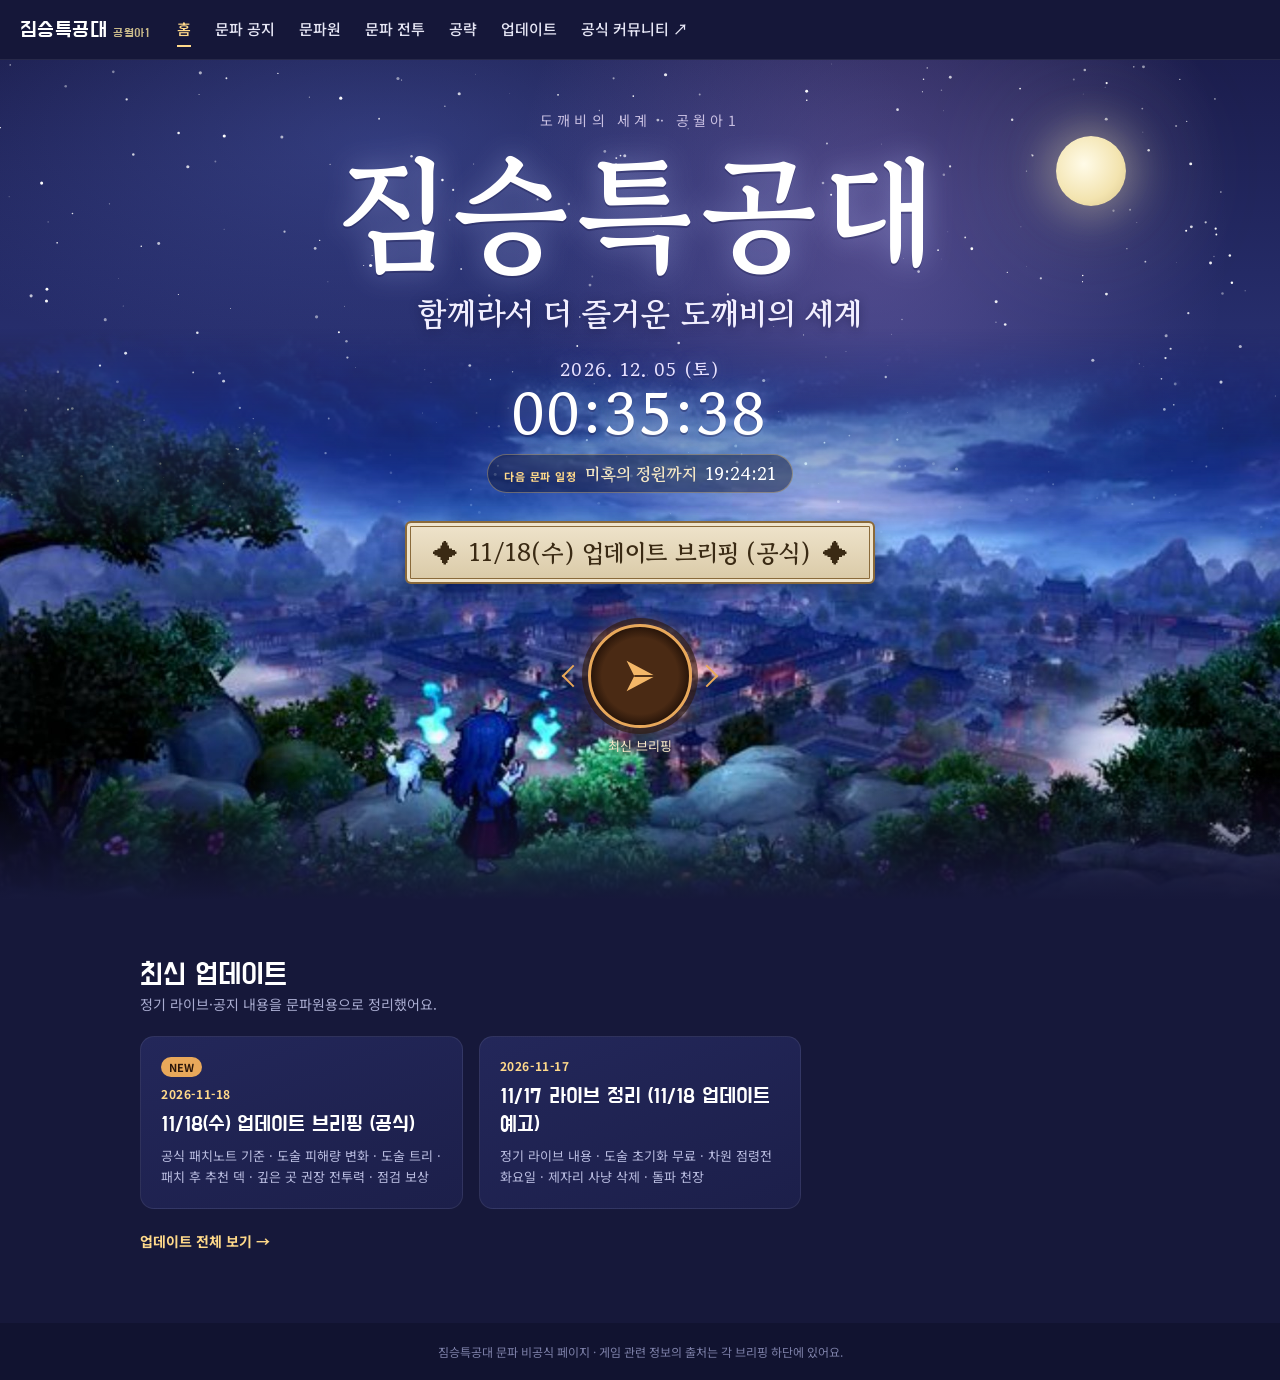
<file: index.html>
<!doctype html>
<html lang="ko">
<head>
<meta charset="utf-8">
<meta name="viewport" content="width=device-width,initial-scale=1,viewport-fit=cover">
<title>짐승특공대 · 도깨비의 세계 문파</title>
<link rel="preconnect" href="https://fonts.googleapis.com">
<link rel="preconnect" href="https://fonts.gstatic.com" crossorigin>
<link rel="stylesheet" href="https://fonts.googleapis.com/css2?family=Do+Hyeon&family=Gowun+Batang:wght@700&family=Noto+Sans+KR:wght@400;500;700&display=swap">
<link rel="stylesheet" href="site.css">
<style>
*{box-sizing:border-box}
html,body{margin:0;background:#16183a;color:#fff;font-family:"Noto Sans KR",system-ui,sans-serif}

/* ── 첫 화면 ── */
.hero{position:relative;min-height:calc(100svh - 60px);overflow:hidden;display:flex;flex-direction:column;align-items:center;justify-content:center;text-align:center;
  background:
    radial-gradient(ellipse 40% 70% at 68% 20%,rgba(170,140,220,.35),transparent 70%),
    radial-gradient(ellipse 60% 40% at 30% 10%,rgba(90,110,200,.35),transparent 70%),
    linear-gradient(180deg,#1b1d4d 0%,#2b3478 45%,#5a6ab0 78%,#8a90c8 100%)}
#sky{position:absolute;inset:0;width:100%;height:100%;pointer-events:none}
.moon{position:absolute;top:9%;right:12%;width:70px;height:70px;border-radius:50%;
  background:radial-gradient(circle at 40% 40%,#fffbe8,#f3e4b0 60%,#d9c48a);
  box-shadow:0 0 40px 10px rgba(255,240,190,.35),0 0 120px 40px rgba(255,240,190,.12)}
@media (max-width:600px){.moon{top:3%;right:7%;width:44px;height:44px}}
.land{position:absolute;left:0;right:0;bottom:0;height:68%;pointer-events:none;
  background:url(hero-land.jpg) center 62%/cover no-repeat;
  -webkit-mask-image:linear-gradient(to bottom,transparent 0,#000 38%);mask-image:linear-gradient(to bottom,transparent 0,#000 38%)}
.land::after{content:"";position:absolute;inset:auto 0 0 0;height:22%;background:linear-gradient(transparent,#16183a)}
@media (max-width:600px){.land{height:58%;background-position:38% 62%}}
.mist{position:absolute;left:-10%;right:-10%;bottom:8%;height:22%;pointer-events:none;
  background:radial-gradient(ellipse at center,rgba(220,225,255,.28),transparent 65%);filter:blur(10px);animation:drift 18s ease-in-out infinite alternate}
@keyframes drift{from{transform:translateX(-4%)}to{transform:translateX(4%)}}

.hero-in{position:relative;z-index:2;display:flex;flex-direction:column;align-items:center;gap:18px;padding:40px 20px 18vh}
.kicker{font-size:14px;letter-spacing:.3em;color:#d9cfee;opacity:.9}
.title{font-family:"Gowun Batang",serif;font-weight:700;font-size:clamp(56px,12vw,124px);line-height:1;margin:0;
  color:#fff;letter-spacing:.04em;text-shadow:0 2px 0 rgba(30,30,80,.4),0 0 30px rgba(190,200,255,.45)}
.tagline{font-size:clamp(20px,3.2vw,32px);font-family:"Gowun Batang",serif;font-weight:700;color:#f2efff;margin:0;text-shadow:0 2px 10px rgba(20,20,60,.5)}
.clock{display:flex;flex-direction:column;align-items:center;gap:2px;margin:2px 0 4px;font-family:"Gowun Batang",serif;font-weight:700;color:#fff;text-shadow:0 2px 0 rgba(30,30,80,.4),0 0 18px rgba(190,200,255,.4)}
.clock .cd{font-size:clamp(14px,1.8vw,18px);color:#e6e0ff;letter-spacing:.06em}
.clock .ct{font-size:clamp(34px,6vw,58px);line-height:1.05;letter-spacing:.06em;font-variant-numeric:tabular-nums}
.clock .nx{margin-top:8px;display:inline-flex;align-items:baseline;gap:8px;flex-wrap:wrap;justify-content:center;padding:6px 16px;border-radius:999px;background:rgba(12,14,40,.45);border:1px solid rgba(255,217,138,.35);color:#f3e6c4;text-decoration:none;font-size:clamp(14px,1.8vw,17px);text-shadow:none}
.clock .nx:hover{border-color:#ffd98a}
.clock .nx .nxl{font-family:"Noto Sans KR",sans-serif;font-size:11px;font-weight:700;letter-spacing:.08em;color:#ffd98a}
.clock .nx b{color:#fff;font-variant-numeric:tabular-nums}
.plaque{display:inline-flex;align-items:center;gap:12px;margin-top:6px;padding:12px 26px;border-radius:6px;
  font-family:"Gowun Batang",serif;font-weight:700;font-size:clamp(17px,2.4vw,24px);color:#3a2a14;text-decoration:none;
  background:linear-gradient(#efe4cc,#d9c9a6);border:2px solid #8a6a3a;
  box-shadow:inset 0 0 0 3px #efe4cc,inset 0 0 0 4px #8a6a3a,0 6px 20px rgba(0,0,0,.35);transition:transform .2s}
.plaque:hover{transform:translateY(-2px)}
.go{margin-top:22px;width:104px;height:104px;border-radius:50%;display:grid;place-items:center;text-decoration:none;
  background:radial-gradient(circle,#4a2a14 55%,#2a160a 70%);border:3px solid #e8a85a;
  box-shadow:0 0 0 6px rgba(42,22,10,.6),0 0 30px rgba(255,170,80,.45);animation:pulse 2.6s ease-in-out infinite;position:relative}
.go::before,.go::after{content:"";position:absolute;width:14px;height:14px;border:2px solid #e8a85a;border-width:2px 2px 0 0;top:50%}
.go::before{left:-26px;transform:translateY(-50%) rotate(-135deg)}
.go::after{right:-26px;transform:translateY(-50%) rotate(45deg)}
.go svg{width:46px;height:46px}
.go span{position:absolute;bottom:-30px;font-size:13px;color:#f6e7c8;white-space:nowrap;text-shadow:0 1px 6px rgba(0,0,0,.8)}
@keyframes pulse{0%,100%{box-shadow:0 0 0 6px rgba(42,22,10,.6),0 0 24px rgba(255,170,80,.35)}50%{box-shadow:0 0 0 6px rgba(42,22,10,.6),0 0 44px rgba(255,170,80,.7)}}
.leaf{position:absolute;top:-20px;width:12px;height:7px;border-radius:0 100% 0 100%;background:#9fbf5a;opacity:.75;pointer-events:none;animation:fall linear infinite}
@keyframes fall{to{transform:translate(var(--dx),110vh) rotate(720deg)}}

/* ── 최신 업데이트 ── */
.latest{background:#16183a;padding:56px 20px 72px}
.latest .in{max-width:1000px;margin:0 auto;display:flex;flex-direction:column;gap:22px}
.latest h2{font-family:"Do Hyeon",sans-serif;font-weight:400;font-size:30px;margin:0}
.latest .sub{color:#a9acd0;font-size:14px;margin:0}
.cards{display:grid;grid-template-columns:repeat(auto-fill,minmax(280px,1fr));gap:16px}
.ucard{display:flex;flex-direction:column;gap:8px;padding:20px;border-radius:14px;text-decoration:none;color:#fff;
  background:linear-gradient(160deg,#23275a,#1c1f4a);border:1px solid rgba(255,255,255,.08);transition:transform .2s,border-color .2s}
.ucard:hover{transform:translateY(-3px);border-color:#ffd98a}
.ucard .d{font-size:12px;color:#ffd98a;font-weight:700;letter-spacing:.05em}
.ucard .t{font-family:"Do Hyeon",sans-serif;font-size:22px}
.ucard .s{font-size:13px;color:#b9bce0;line-height:1.6}
.ucard .new{align-self:flex-start;font-size:11px;font-weight:700;background:#e8a85a;color:#2a160a;padding:2px 8px;border-radius:99px}
.more{align-self:flex-start;color:#ffd98a;text-decoration:none;font-size:14px;font-weight:700}
footer{background:#111330;color:#7d80a8;font-size:12px;text-align:center;padding:20px}
@media (prefers-reduced-motion:reduce){.mist,.go,.leaf{animation:none}.leaf{display:none}}
</style>
</head>
<body>
<header class="gnb">
  <a class="logo" href="index.html">짐승특공대<small>공월아1</small></a>
  <nav>
    <a href="index.html" class="on">홈</a>
    <a href="notice.html">문파 공지</a>
    <a href="members.html">문파원</a>
    <a href="battle.html">문파 전투</a>
    <a href="guide.html">공략</a>
    <a href="updates.html">업데이트</a>
    <a href="https://forum.kakaogames.com/dokkaebi" target="_blank" rel="noopener"><span class="pc">공식 </span>커뮤니티 ↗</a>
  </nav>
</header>

<section class="hero">
  <canvas id="sky" aria-hidden="true"></canvas>
  <div class="moon" aria-hidden="true"></div>
  <div class="mist" aria-hidden="true"></div>
  <div class="land" aria-hidden="true"></div>

  <div class="hero-in">
    <span class="kicker">도깨비의 세계 · 공월아1</span>
    <h1 class="title">짐승특공대</h1>
    <p class="tagline">함께라서 더 즐거운 도깨비의 세계</p>
    <div class="clock" aria-live="off"><span class="cd" id="clkDate"></span><span class="ct" id="clkTime">--:--:--</span><a class="nx" id="nx" href="battle.html"><span class="nxl">다음 문파 일정</span><span id="nxName">-</span><b id="nxCd">-</b></a></div>
    <a class="plaque" id="latestPlaque" href="updates.html">✦ <span>업데이트 브리핑 보기</span> ✦</a>
    <a class="go" id="latestGo" href="updates.html" aria-label="최신 업데이트 브리핑 열기">
      <svg viewBox="0 0 48 48"><path d="M10 8 L40 24 L10 40 L18 24Z" fill="#f4b768"/><path d="M18 24 L40 24" stroke="#4a2a14" stroke-width="2"/></svg>
      <span>최신 브리핑</span>
    </a>
  </div>
</section>

<section class="latest">
  <div class="in">
    <div><h2>최신 업데이트</h2><p class="sub">정기 라이브·공지 내용을 문파원용으로 정리했어요.</p></div>
    <div class="cards" id="cards"></div>
    <a class="more" href="updates.html">업데이트 전체 보기 →</a>
  </div>
</section>

<footer>짐승특공대 문파 비공식 페이지 · 게임 관련 정보의 출처는 각 브리핑 하단에 있어요.</footer>

<script src="updates.js?v=3"></script>
<script src="schedule.js?v=2"></script>
<script>
(function(){
  /* 최신 브리핑 연결 + 카드 3개 */
  var list=(window.UPDATES||[]).slice(0,3);
  if(list[0]){
    document.getElementById('latestPlaque').href=list[0].file;
    document.getElementById('latestPlaque').querySelector('span').textContent=list[0].title;
    document.getElementById('latestGo').href=list[0].file;
  }
  document.getElementById('cards').innerHTML=list.map(function(u,i){
    return '<a class="ucard" href="'+u.file+'">'+(i===0?'<span class="new">NEW</span>':'')+
      '<span class="d">'+u.date+'</span><span class="t">'+u.title+'</span><span class="s">'+u.summary+'</span></a>';
  }).join('');

  /* 실시간 시계 (한국 시간) */
  var dEl=document.getElementById('clkDate'),tEl=document.getElementById('clkTime');
  var fd=new Intl.DateTimeFormat('ko-KR',{timeZone:'Asia/Seoul',year:'numeric',month:'2-digit',day:'2-digit',weekday:'short'});
  var ft=new Intl.DateTimeFormat('ko-KR',{timeZone:'Asia/Seoul',hour:'2-digit',minute:'2-digit',second:'2-digit',hour12:false});
  function tick(){var n=new Date(),p={};fd.formatToParts(n).forEach(function(x){p[x.type]=x.value;});
    dEl.textContent=p.year+'. '+p.month+'. '+p.day+' ('+p.weekday+')';
    tEl.textContent=ft.format(n).replace(/^24/,'00');
    if(window.BattleTime){var s=BattleTime.soonest(n.getTime());
      document.getElementById('nxName').textContent=s.live?s.b.name:(s.b.kind==='deadline'?'요신·결계지 주간 마감까지':s.b.name+'까지');
      document.getElementById('nxCd').textContent=s.live?'지금 전투 시작!':BattleTime.fmt(s.ms).text;}}
  tick();setInterval(tick,1000);

  /* 별 반짝임 */
  var c=document.getElementById('sky'),x=c.getContext('2d'),stars=[],dpr=Math.min(window.devicePixelRatio||1,2);
  var still=window.matchMedia('(prefers-reduced-motion: reduce)').matches;
  function size(){c.width=c.offsetWidth*dpr;c.height=c.offsetHeight*dpr;stars=[];
    var n=Math.round(c.offsetWidth*c.offsetHeight/2600);
    for(var i=0;i<n;i++)stars.push({x:Math.random()*c.width,y:Math.random()*c.height*.75,r:(Math.random()*1.3+.3)*dpr,p:Math.random()*6.28,s:Math.random()*.02+.005});}
  function draw(){x.clearRect(0,0,c.width,c.height);
    for(var i=0;i<stars.length;i++){var s=stars[i];s.p+=s.s;x.globalAlpha=.35+.65*Math.abs(Math.sin(s.p));
      x.fillStyle='#fff';x.beginPath();x.arc(s.x,s.y,s.r,0,6.28);x.fill();}
    if(!still)requestAnimationFrame(draw);}
  size();draw();window.addEventListener('resize',function(){size();if(still)draw();});

  /* 떨어지는 잎 */
  if(!still){var h=document.querySelector('.hero');
    for(var i=0;i<9;i++){var l=document.createElement('i');l.className='leaf';
      l.style.left=(Math.random()*100)+'%';l.style.setProperty('--dx',(Math.random()*240-120)+'px');
      l.style.animationDuration=(10+Math.random()*10)+'s';l.style.animationDelay=(-Math.random()*20)+'s';
      if(i%3===0)l.style.background='#f2a7b8';h.appendChild(l);}}
})();
</script>
</body>
</html>
</file>
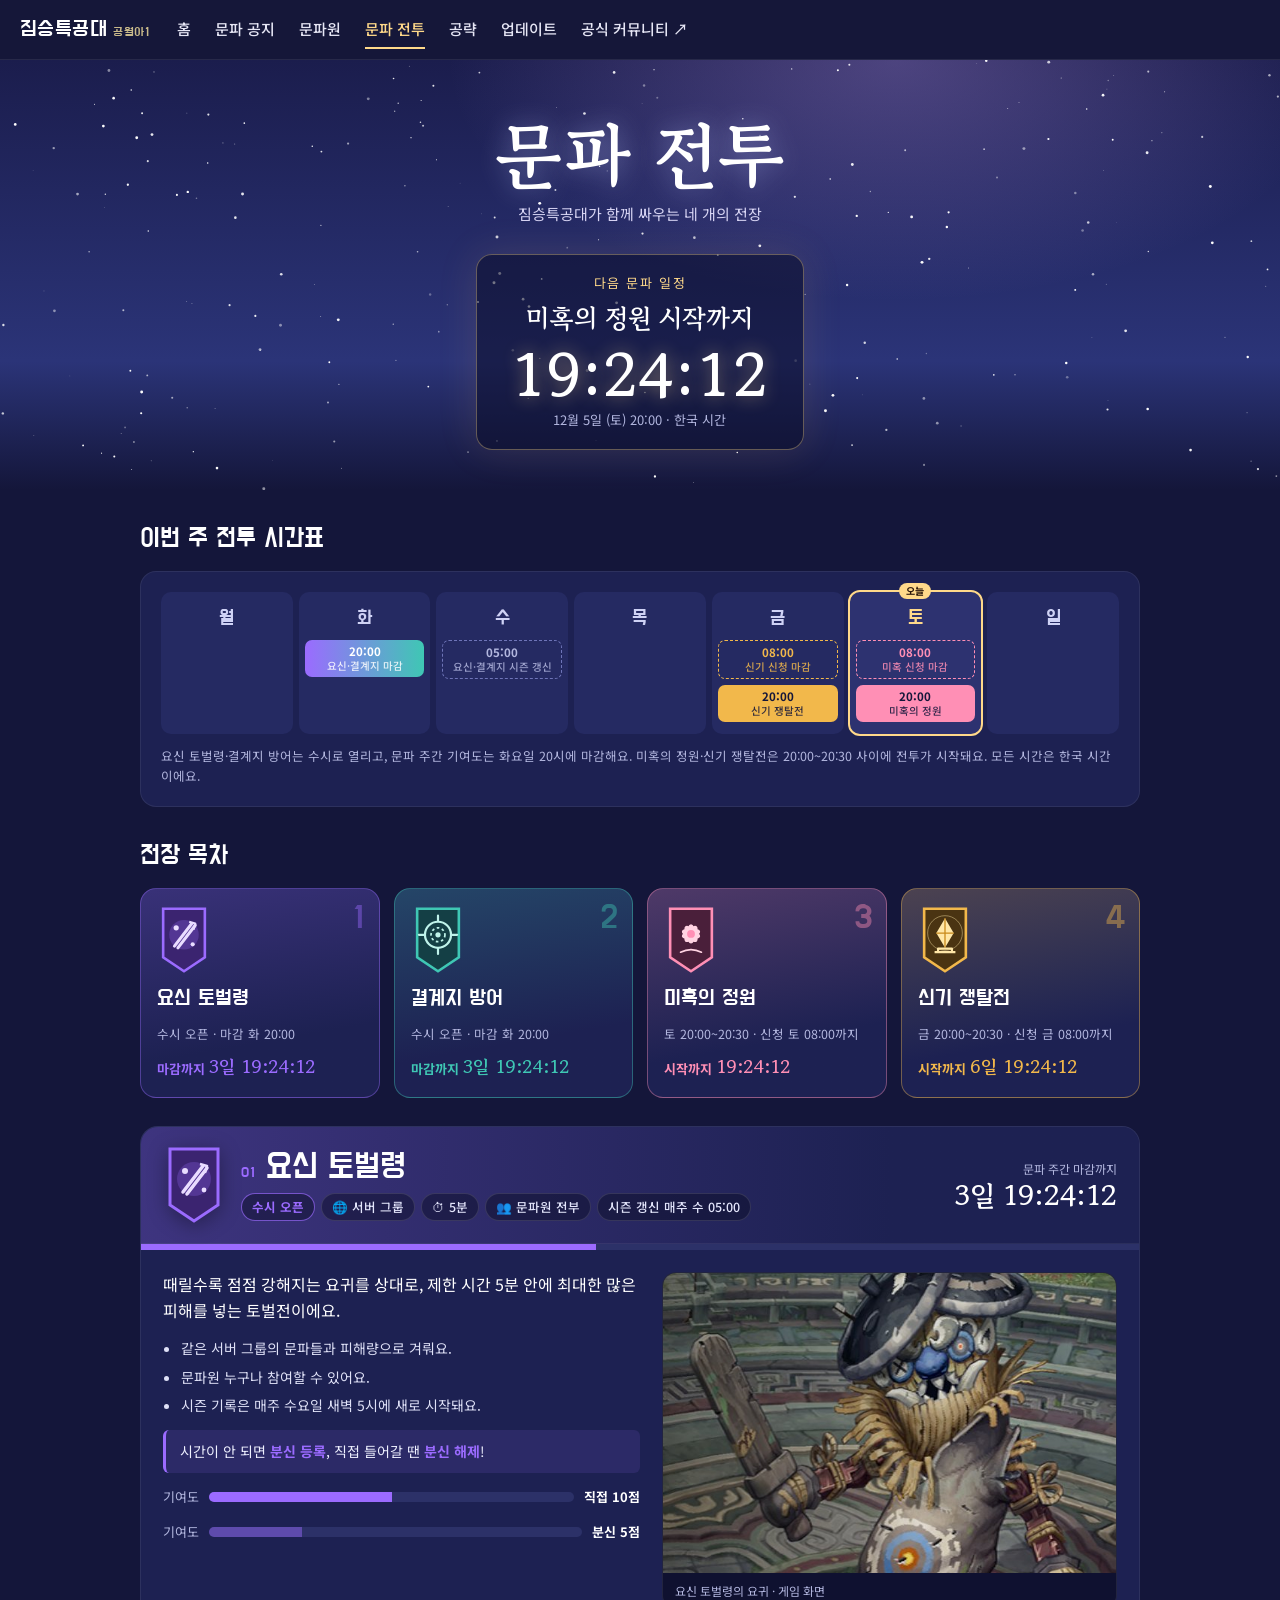
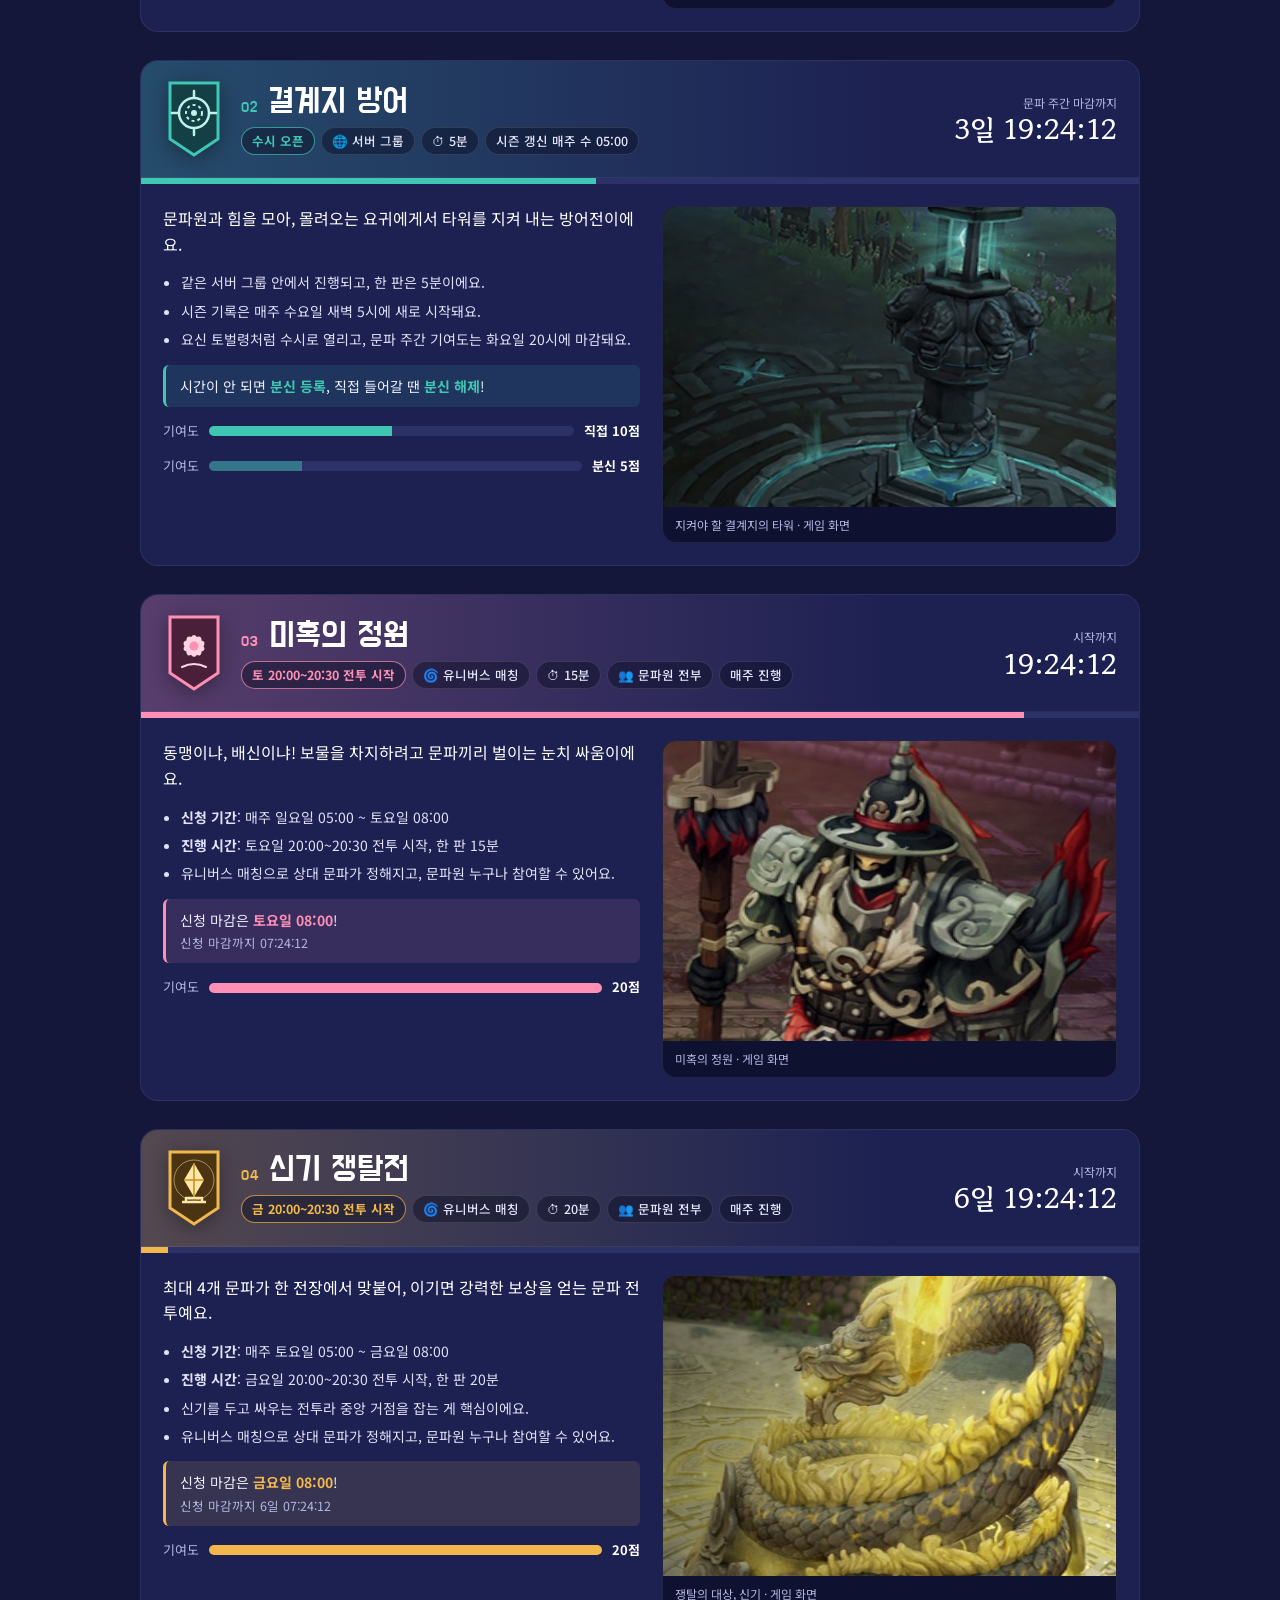
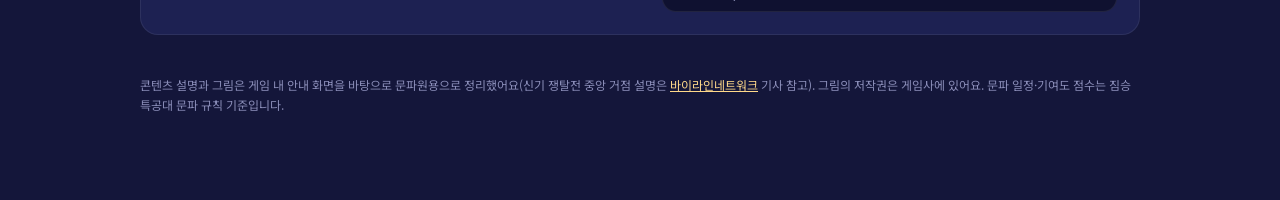
<file: battle.html>
<!doctype html>
<html lang="ko">
<head>
<meta charset="utf-8">
<meta name="viewport" content="width=device-width,initial-scale=1,viewport-fit=cover">
<title>문파 전투 · 짐승특공대</title>
<link rel="preconnect" href="https://fonts.googleapis.com">
<link rel="preconnect" href="https://fonts.gstatic.com" crossorigin>
<link rel="stylesheet" href="https://fonts.googleapis.com/css2?family=Do+Hyeon&family=Gowun+Batang:wght@700&family=Noto+Sans+KR:wght@400;500;700&display=swap">
<link rel="stylesheet" href="site.css">
<style>
*{box-sizing:border-box}
html{scroll-behavior:smooth;scroll-padding-top:76px}
body{margin:0;background:#14163a;color:#eef0ff;font-family:"Noto Sans KR",system-ui,sans-serif;line-height:1.6}
:root{--yoshin:#9b6bff;--barrier:#3fc7b4;--garden:#ff8fb5;--artifact:#f2b84b;--card:#1d2152;--card2:#252a62;--muted:#b3b7df}
.serif{font-family:"Gowun Batang",serif;font-weight:700}

/* ── 상단 배너 + 다음 전투 ── */
.top{position:relative;overflow:hidden;text-align:center;padding:56px 20px 40px;
  background:radial-gradient(ellipse 50% 80% at 70% 0%,rgba(170,140,220,.35),transparent 70%),linear-gradient(180deg,#1b1d4d,#2b3478 70%,#14163a)}
#sky{position:absolute;inset:0;width:100%;height:100%;pointer-events:none}
.top-in{position:relative;display:flex;flex-direction:column;align-items:center;gap:10px}
.top h1{margin:0;font-size:clamp(40px,8vw,72px);line-height:1.05;color:#fff;text-shadow:0 0 26px rgba(190,200,255,.45)}
.top .lead{margin:0;color:#d9d6f5;font-size:15px}
.next{margin-top:18px;display:flex;flex-direction:column;align-items:center;gap:4px;padding:18px 34px;border-radius:16px;
  background:rgba(12,14,40,.55);border:1px solid rgba(255,217,138,.35);box-shadow:0 0 40px rgba(255,190,100,.12)}
.next .lbl{font-size:13px;letter-spacing:.12em;color:#ffd98a}
.next .nm{font-size:clamp(20px,3vw,26px);color:#fff}
.next .cd{font-size:clamp(36px,7vw,60px);line-height:1.05;color:#fff;font-variant-numeric:tabular-nums;letter-spacing:.04em;text-shadow:0 0 18px rgba(255,217,138,.45)}
.next .at{font-size:13px;color:var(--muted)}

.wrap{max-width:1040px;margin:0 auto;padding:28px 20px 72px;display:flex;flex-direction:column;gap:28px}
.sec-t{font-family:"Do Hyeon",sans-serif;font-weight:400;font-size:26px;margin:0 0 12px;color:#fff}

/* ── 주간 시간표 ── */
.week{background:var(--card);border:1px solid rgba(255,255,255,.07);border-radius:16px;padding:20px}
.wk-days{display:grid;grid-template-columns:repeat(7,minmax(0,1fr));gap:6px}
.wd{position:relative;border-radius:10px;background:var(--card2);padding:10px 6px 12px;min-height:118px;display:flex;flex-direction:column;align-items:center;gap:6px}
.wd .dn{font-family:"Do Hyeon",sans-serif;font-size:20px;color:#cfd2f5}
.wd.today{outline:2px solid #ffd98a;background:#2d3270}
.wd.today .dn{color:#ffd98a}
.wd.today::after{content:"오늘";position:absolute;top:-9px;font-size:10px;font-weight:700;background:#ffd98a;color:#2a160a;padding:0 7px;border-radius:99px}
.pill{width:100%;border-radius:7px;padding:4px 4px;font-size:11.5px;font-weight:700;text-align:center;line-height:1.3;color:#14163a}
.pill small{display:block;font-weight:500;font-size:10.5px;opacity:.85}
.pill.yb{background:linear-gradient(90deg,var(--yoshin),var(--barrier));color:#fff}
.pill.g{background:var(--garden)}
.pill.a{background:var(--artifact)}
.pill.apl{background:transparent;border:1px dashed}.pill.a2{border-color:var(--artifact);color:var(--artifact)}.pill.g2{border-color:var(--garden);color:var(--garden)}
.pill.reset{background:transparent;border:1px dashed #6e74b8;color:#b3b7df}
.wk-note{margin:12px 0 0;font-size:12.5px;color:var(--muted)}

/* ── 목차 ── */
.toc{display:grid;grid-template-columns:repeat(4,minmax(0,1fr));gap:14px}
.ti{--c:#fff;position:relative;display:flex;flex-direction:column;gap:8px;padding:18px 16px 16px;border-radius:16px;text-decoration:none;color:#fff;
  background:linear-gradient(170deg,color-mix(in srgb,var(--c) 22%,#1d2152),#1d2152 70%);border:1px solid color-mix(in srgb,var(--c) 40%,transparent);transition:transform .2s,box-shadow .2s}
.ti:hover{transform:translateY(-4px);box-shadow:0 10px 30px color-mix(in srgb,var(--c) 30%,transparent)}
.ti .num{position:absolute;top:12px;right:14px;font-family:"Do Hyeon",sans-serif;font-size:34px;line-height:1;color:color-mix(in srgb,var(--c) 70%,transparent);opacity:.6}
.ti svg.emb{width:54px;height:66px}
.ti .nm{font-family:"Do Hyeon",sans-serif;font-size:22px}
.ti .wh{font-size:12.5px;color:var(--muted)}
.ti .cd{font-size:13px;font-weight:700;color:var(--c);font-variant-numeric:tabular-nums}
.ti .cd b{font-family:"Gowun Batang",serif;font-size:18px}

/* ── 전투 상세 ── */
.bt{--c:#fff;background:var(--card);border:1px solid rgba(255,255,255,.07);border-radius:18px;overflow:hidden}
.bt-head{display:flex;gap:16px;align-items:center;padding:20px 22px;background:linear-gradient(90deg,color-mix(in srgb,var(--c) 26%,#1d2152),#1d2152 75%);border-bottom:1px solid rgba(255,255,255,.06)}
.bt-head svg.emb{width:62px;height:76px;flex:none;filter:drop-shadow(0 4px 10px rgba(0,0,0,.35))}
.bt-head .tt{display:flex;flex-direction:column;gap:6px;min-width:0;flex:1}
.bt-head h3{margin:0;font-family:"Do Hyeon",sans-serif;font-weight:400;font-size:clamp(26px,4vw,34px);line-height:1.1;color:#fff;display:flex;align-items:baseline;gap:10px;flex-wrap:wrap}
.bt-head h3 .no{font-size:15px;color:var(--c);letter-spacing:.08em}
.chips{display:flex;gap:6px;flex-wrap:wrap}
.chip{display:inline-flex;align-items:center;gap:5px;font-size:12.5px;font-weight:500;padding:3px 10px;border-radius:999px;background:rgba(10,12,35,.45);border:1px solid rgba(255,255,255,.12);color:#e3e5fb;white-space:nowrap}
.chip.k{border-color:color-mix(in srgb,var(--c) 70%,transparent);color:var(--c);font-weight:700}
.bt-cd{flex:none;text-align:right;display:flex;flex-direction:column;gap:2px}
.bt-cd .l{font-size:12px;color:var(--muted)}
.bt-cd .v{font-family:"Gowun Batang",serif;font-weight:700;font-size:28px;line-height:1.1;color:#fff;font-variant-numeric:tabular-nums}
.bt-body{display:grid;grid-template-columns:minmax(0,1.05fr) minmax(0,1fr);gap:22px;padding:22px}
.bt-body p{margin:0}
.desc{display:flex;flex-direction:column;gap:14px}
.desc .goal{font-size:16px;color:#fff}
.desc ul{margin:0;padding-left:18px;display:flex;flex-direction:column;gap:6px;font-size:14px;color:#dfe1f7}
.rule{border-left:3px solid var(--c);background:color-mix(in srgb,var(--c) 12%,transparent);border-radius:6px;padding:10px 14px;font-size:14px}
.rule b{color:var(--c)}
.rule .ap{display:block;margin-top:2px;font-size:12.5px;color:var(--muted);font-variant-numeric:tabular-nums}
.live{color:#7dffb0!important}
.score{display:flex;align-items:center;gap:10px;font-size:13px;color:var(--muted)}
.score .bar{flex:1;height:10px;border-radius:99px;background:#2c3168;overflow:hidden;display:flex}
.score .bar i{display:block;height:100%;background:var(--c)}
.score .bar i.o{opacity:.45}
.score b{color:#fff;font-variant-numeric:tabular-nums}
figure{margin:0;border-radius:14px;overflow:hidden;background:#0f1130;border:1px solid rgba(255,255,255,.08);display:flex;flex-direction:column}
figure img{display:block;width:100%;height:300px;object-fit:cover;object-position:center 30%}
figure svg.scene{display:block;width:100%;height:300px}
figcaption{font-size:12px;color:var(--muted);padding:8px 12px}
.prog{height:6px;background:#2c3168}
.prog i{display:block;height:100%;background:var(--c);transition:width 1s linear}

.src{font-size:12px;color:#8a8db8;line-height:1.7}
.src a{color:#ffd98a}

@media (max-width:900px){.toc{grid-template-columns:repeat(2,minmax(0,1fr))}.bt-body{grid-template-columns:minmax(0,1fr)}}
@media (max-width:640px){
  .wk-days{grid-template-columns:minmax(0,1fr);gap:8px}
  .wd{min-height:0;flex-direction:row;align-items:center;gap:10px;padding:10px 12px}
  .wd .dn{width:28px;flex:none}
  .wd:not(:has(.pill)):not(.today){display:none}
  .wd.today::after{position:static;order:3;margin-left:auto}
  .pill{width:auto;flex:1;text-align:left;padding:6px 10px;font-size:13px}
  .pill small{display:inline;margin-left:6px;font-size:12px}
  .bt-head{flex-wrap:wrap}.bt-cd{text-align:left;width:100%;flex-direction:row;align-items:baseline;gap:10px}
  .bt-head svg.emb{width:50px;height:62px}
  figure img,figure svg.scene{height:220px}
}
@media (max-width:420px){.toc{gap:10px}.ti{padding:14px 12px}.ti .nm{font-size:19px}.ti .num{font-size:26px}.ti .cd b{font-size:15px}.ti svg.emb{width:44px;height:54px}}
@media (prefers-reduced-motion:reduce){html{scroll-behavior:auto}.ti,.prog i{transition:none}}
</style>
</head>
<body>
<header class="gnb">
  <a class="logo" href="index.html">짐승특공대<small>공월아1</small></a>
  <nav>
    <a href="index.html">홈</a>
    <a href="notice.html">문파 공지</a>
    <a href="members.html">문파원</a>
    <a href="battle.html" class="on">문파 전투</a>
    <a href="guide.html">공략</a>
    <a href="updates.html">업데이트</a>
    <a href="https://forum.kakaogames.com/dokkaebi" target="_blank" rel="noopener"><span class="pc">공식 </span>커뮤니티 ↗</a>
  </nav>
</header>

<!-- 문장 SVG 정의 (네 전투 공용 깃발 모양) -->
<svg width="0" height="0" style="position:absolute" aria-hidden="true">
  <defs>
    <path id="pennant" d="M6 2 H54 V58 L30 74 L6 58 Z"/>
    <symbol id="ic-yoshin" viewBox="0 0 60 76"><use href="#pennant" fill="#3b2470" stroke="#9b6bff" stroke-width="3"/><circle cx="30" cy="32" r="17" fill="#9b6bff" opacity=".25"/>
      <path d="M19 45 L39 19 M23 47 L43 21" stroke="#e9dcff" stroke-width="3.5" stroke-linecap="round"/><path d="M36 17 l7 2 -2 7" fill="none" stroke="#e9dcff" stroke-width="2.5" stroke-linejoin="round"/><circle cx="21" cy="24" r="3" fill="#e9dcff"/><circle cx="40" cy="43" r="2.4" fill="#e9dcff"/></symbol>
    <symbol id="ic-barrier" viewBox="0 0 60 76"><use href="#pennant" fill="#143f45" stroke="#3fc7b4" stroke-width="3"/>
      <circle cx="30" cy="32" r="15" fill="none" stroke="#bff3ea" stroke-width="2.5"/><circle cx="30" cy="32" r="8" fill="none" stroke="#bff3ea" stroke-width="2" stroke-dasharray="3 3"/><circle cx="30" cy="32" r="3" fill="#bff3ea"/>
      <path d="M30 10 v6 M30 48 v6 M8 32 h6 M46 32 h6" stroke="#bff3ea" stroke-width="2.5" stroke-linecap="round"/></symbol>
    <symbol id="ic-garden" viewBox="0 0 60 76"><use href="#pennant" fill="#4a1f3a" stroke="#ff8fb5" stroke-width="3"/>
      <g transform="translate(30 31)" fill="#ffd3e2"><ellipse rx="5" ry="11" transform="rotate(0)"/><ellipse rx="5" ry="11" transform="rotate(72)"/><ellipse rx="5" ry="11" transform="rotate(144)"/><ellipse rx="5" ry="11" transform="rotate(216)"/><ellipse rx="5" ry="11" transform="rotate(288)"/></g>
      <circle cx="30" cy="31" r="4.5" fill="#ff8fb5"/><path d="M18 52 q12 -6 24 0" fill="none" stroke="#ffd3e2" stroke-width="2" stroke-linecap="round"/></symbol>
    <symbol id="ic-artifact" viewBox="0 0 60 76"><use href="#pennant" fill="#4a3412" stroke="#f2b84b" stroke-width="3"/>
      <path d="M30 13 L40 30 L30 47 L20 30 Z" fill="#ffe7a8"/><path d="M30 13 L30 47 M20 30 H40" stroke="#c98a1c" stroke-width="1.5"/>
      <path d="M18 52 h24 M22 52 v-4 h16 v4" fill="none" stroke="#ffe7a8" stroke-width="2.5" stroke-linejoin="round"/><circle cx="30" cy="30" r="20" fill="none" stroke="#ffe7a8" stroke-width="1" opacity=".5"/></symbol>
  </defs>
</svg>

<section class="top">
  <canvas id="sky" aria-hidden="true"></canvas>
  <div class="top-in">
    <h1 class="serif">문파 전투</h1>
    <p class="lead">짐승특공대가 함께 싸우는 네 개의 전장</p>
    <div class="next" aria-live="off">
      <span class="lbl">다음 문파 일정</span>
      <span class="nm serif" id="nextName">-</span>
      <span class="cd serif" id="nextCd">--:--:--</span>
      <span class="at" id="nextAt"></span>
    </div>
  </div>
</section>

<main class="wrap">

  <section aria-labelledby="wk-h">
    <h2 class="sec-t" id="wk-h">이번 주 전투 시간표</h2>
    <div class="week">
      <div class="wk-days" id="week">
        <div class="wd" data-d="1"><span class="dn">월</span></div>
        <div class="wd" data-d="2"><span class="dn">화</span><span class="pill yb">20:00<small>요신·결계지 마감</small></span></div>
        <div class="wd" data-d="3"><span class="dn">수</span><span class="pill reset">05:00<small>요신·결계지 시즌 갱신</small></span></div>
        <div class="wd" data-d="4"><span class="dn">목</span></div>
        <div class="wd" data-d="5"><span class="dn">금</span><span class="pill apl a2">08:00<small>신기 신청 마감</small></span><span class="pill a">20:00<small>신기 쟁탈전</small></span></div>
        <div class="wd" data-d="6"><span class="dn">토</span><span class="pill apl g2">08:00<small>미혹 신청 마감</small></span><span class="pill g">20:00<small>미혹의 정원</small></span></div>
        <div class="wd" data-d="0"><span class="dn">일</span></div>
      </div>
      <p class="wk-note">요신 토벌령·결계지 방어는 수시로 열리고, 문파 주간 기여도는 화요일 20시에 마감해요. 미혹의 정원·신기 쟁탈전은 20:00~20:30 사이에 전투가 시작돼요. 모든 시간은 한국 시간이에요.</p>
    </div>
  </section>

  <section aria-labelledby="toc-h">
    <h2 class="sec-t" id="toc-h">전장 목차</h2>
    <nav class="toc" aria-label="문파 전투 목차">
      <a class="ti" href="#yoshin" style="--c:var(--yoshin)"><span class="num">1</span><svg class="emb"><use href="#ic-yoshin"/></svg><span class="nm">요신 토벌령</span><span class="wh">수시 오픈 · 마감 화 20:00</span><span class="cd" data-cd="yoshin">마감까지 <b>-</b></span></a>
      <a class="ti" href="#barrier" style="--c:var(--barrier)"><span class="num">2</span><svg class="emb"><use href="#ic-barrier"/></svg><span class="nm">결계지 방어</span><span class="wh">수시 오픈 · 마감 화 20:00</span><span class="cd" data-cd="barrier">마감까지 <b>-</b></span></a>
      <a class="ti" href="#garden" style="--c:var(--garden)"><span class="num">3</span><svg class="emb"><use href="#ic-garden"/></svg><span class="nm">미혹의 정원</span><span class="wh">토 20:00~20:30 · 신청 토 08:00까지</span><span class="cd" data-cd="garden">시작까지 <b>-</b></span></a>
      <a class="ti" href="#artifact" style="--c:var(--artifact)"><span class="num">4</span><svg class="emb"><use href="#ic-artifact"/></svg><span class="nm">신기 쟁탈전</span><span class="wh">금 20:00~20:30 · 신청 금 08:00까지</span><span class="cd" data-cd="artifact">시작까지 <b>-</b></span></a>
    </nav>
  </section>

  <!-- 1. 요신 토벌령 -->
  <article class="bt" id="yoshin" style="--c:var(--yoshin)">
    <div class="bt-head">
      <svg class="emb" aria-hidden="true"><use href="#ic-yoshin"/></svg>
      <div class="tt">
        <h3><span class="no">01</span>요신 토벌령</h3>
        <div class="chips"><span class="chip k">수시 오픈</span><span class="chip">🌐 서버 그룹</span><span class="chip">⏱ 5분</span><span class="chip">👥 문파원 전부</span><span class="chip">시즌 갱신 매주 수 05:00</span></div>
      </div>
      <div class="bt-cd"><span class="l">문파 주간 마감까지</span><span class="v" data-cd2="yoshin">--:--:--</span></div>
    </div>
    <div class="prog"><i data-prog="yoshin"></i></div>
    <div class="bt-body">
      <div class="desc">
        <p class="goal">때릴수록 점점 강해지는 요귀를 상대로, 제한 시간 5분 안에 최대한 많은 피해를 넣는 토벌전이에요.</p>
        <ul>
          <li>같은 서버 그룹의 문파들과 피해량으로 겨뤄요.</li>
          <li>문파원 누구나 참여할 수 있어요.</li>
          <li>시즌 기록은 매주 수요일 새벽 5시에 새로 시작돼요.</li>
        </ul>
        <div class="rule">시간이 안 되면 <b>분신 등록</b>, 직접 들어갈 땐 <b>분신 해제</b>!</div>
        <div class="score"><span>기여도</span><span class="bar"><i style="width:50%"></i></span><b>직접 10점</b></div>
        <div class="score"><span>기여도</span><span class="bar"><i class="o" style="width:25%"></i></span><b>분신 5점</b></div>
      </div>
      <figure>
        <img src="yoshin-boss.jpg" alt="요신 토벌령에 등장하는 허수아비 모습의 요귀" loading="lazy">
        <figcaption>요신 토벌령의 요귀 · 게임 화면</figcaption>
      </figure>
    </div>
  </article>

  <!-- 2. 결계지 방어 -->
  <article class="bt" id="barrier" style="--c:var(--barrier)">
    <div class="bt-head">
      <svg class="emb" aria-hidden="true"><use href="#ic-barrier"/></svg>
      <div class="tt">
        <h3><span class="no">02</span>결계지 방어</h3>
        <div class="chips"><span class="chip k">수시 오픈</span><span class="chip">🌐 서버 그룹</span><span class="chip">⏱ 5분</span><span class="chip">시즌 갱신 매주 수 05:00</span></div>
      </div>
      <div class="bt-cd"><span class="l">문파 주간 마감까지</span><span class="v" data-cd2="barrier">--:--:--</span></div>
    </div>
    <div class="prog"><i data-prog="barrier"></i></div>
    <div class="bt-body">
      <div class="desc">
        <p class="goal">문파원과 힘을 모아, 몰려오는 요귀에게서 타워를 지켜 내는 방어전이에요.</p>
        <ul>
          <li>같은 서버 그룹 안에서 진행되고, 한 판은 5분이에요.</li>
          <li>시즌 기록은 매주 수요일 새벽 5시에 새로 시작돼요.</li>
          <li>요신 토벌령처럼 수시로 열리고, 문파 주간 기여도는 화요일 20시에 마감돼요.</li>
        </ul>
        <div class="rule">시간이 안 되면 <b>분신 등록</b>, 직접 들어갈 땐 <b>분신 해제</b>!</div>
        <div class="score"><span>기여도</span><span class="bar"><i style="width:50%"></i></span><b>직접 10점</b></div>
        <div class="score"><span>기여도</span><span class="bar"><i class="o" style="width:25%"></i></span><b>분신 5점</b></div>
      </div>
      <figure>
        <img src="barrier-tower.jpg" alt="결계 문양 위에 서 있는, 푸른빛이 도는 석탑" loading="lazy" style="object-position:center 40%">
        <figcaption>지켜야 할 결계지의 타워 · 게임 화면</figcaption>
      </figure>
    </div>
  </article>

  <!-- 3. 미혹의 정원 -->
  <article class="bt" id="garden" style="--c:var(--garden)">
    <div class="bt-head">
      <svg class="emb" aria-hidden="true"><use href="#ic-garden"/></svg>
      <div class="tt">
        <h3><span class="no">03</span>미혹의 정원</h3>
        <div class="chips"><span class="chip k">토 20:00~20:30 전투 시작</span><span class="chip">🌀 유니버스 매칭</span><span class="chip">⏱ 15분</span><span class="chip">👥 문파원 전부</span><span class="chip">매주 진행</span></div>
      </div>
      <div class="bt-cd"><span class="l" data-cdl="garden">시작까지</span><span class="v" data-cd2="garden">--:--:--</span></div>
    </div>
    <div class="prog"><i data-prog="garden"></i></div>
    <div class="bt-body">
      <div class="desc">
        <p class="goal">동맹이냐, 배신이냐! 보물을 차지하려고 문파끼리 벌이는 눈치 싸움이에요.</p>
        <ul>
          <li><b>신청 기간</b>: 매주 일요일 05:00 ~ 토요일 08:00</li>
          <li><b>진행 시간</b>: 토요일 20:00~20:30 전투 시작, 한 판 15분</li>
          <li>유니버스 매칭으로 상대 문파가 정해지고, 문파원 누구나 참여할 수 있어요.</li>
        </ul>
        <div class="rule">신청 마감은 <b>토요일 08:00</b>! <span class="ap" data-ap="garden"></span></div>
        <div class="score"><span>기여도</span><span class="bar"><i style="width:100%"></i></span><b>20점</b></div>
      </div>
      <figure>
        <img src="garden-warrior.jpg" alt="창을 든 갑옷 차림의 무장" loading="lazy" style="object-position:center 20%">
        <figcaption>미혹의 정원 · 게임 화면</figcaption>
      </figure>
    </div>
  </article>

  <!-- 4. 신기 쟁탈전 -->
  <article class="bt" id="artifact" style="--c:var(--artifact)">
    <div class="bt-head">
      <svg class="emb" aria-hidden="true"><use href="#ic-artifact"/></svg>
      <div class="tt">
        <h3><span class="no">04</span>신기 쟁탈전</h3>
        <div class="chips"><span class="chip k">금 20:00~20:30 전투 시작</span><span class="chip">🌀 유니버스 매칭</span><span class="chip">⏱ 20분</span><span class="chip">👥 문파원 전부</span><span class="chip">매주 진행</span></div>
      </div>
      <div class="bt-cd"><span class="l" data-cdl="artifact">시작까지</span><span class="v" data-cd2="artifact">--:--:--</span></div>
    </div>
    <div class="prog"><i data-prog="artifact"></i></div>
    <div class="bt-body">
      <div class="desc">
        <p class="goal">최대 4개 문파가 한 전장에서 맞붙어, 이기면 강력한 보상을 얻는 문파 전투예요.</p>
        <ul>
          <li><b>신청 기간</b>: 매주 토요일 05:00 ~ 금요일 08:00</li>
          <li><b>진행 시간</b>: 금요일 20:00~20:30 전투 시작, 한 판 20분</li>
          <li>신기를 두고 싸우는 전투라 중앙 거점을 잡는 게 핵심이에요.</li>
          <li>유니버스 매칭으로 상대 문파가 정해지고, 문파원 누구나 참여할 수 있어요.</li>
        </ul>
        <div class="rule">신청 마감은 <b>금요일 08:00</b>! <span class="ap" data-ap="artifact"></span></div>
        <div class="score"><span>기여도</span><span class="bar"><i style="width:100%"></i></span><b>20점</b></div>
      </div>
      <figure>
        <img src="artifact-dragon.jpg" alt="금빛 수정을 감싸 안은 용 조각의 신기" loading="lazy" style="object-position:center 30%">
        <figcaption>쟁탈의 대상, 신기 · 게임 화면</figcaption>
      </figure>
    </div>
  </article>

  <p class="src">콘텐츠 설명과 그림은 게임 내 안내 화면을 바탕으로 문파원용으로 정리했어요(신기 쟁탈전 중앙 거점 설명은 <a href="https://byline.network/2026/08/20-643/" target="_blank" rel="noopener">바이라인네트워크</a> 기사 참고). 그림의 저작권은 게임사에 있어요. 문파 일정·기여도 점수는 짐승특공대 문파 규칙 기준입니다.</p>
</main>

<script src="schedule.js?v=2"></script>
<script>
(function(){
  var B=window.BATTLES, T=window.BattleTime, WEEK=7*86400000;
  var dayName=['일','월','화','수','목','금','토'];
  function label(b){return b.kind==='deadline'?'요신 토벌령 · 결계지 방어 주간 마감':b.name;}
  /* 오늘 표시 */
  var k=new Date(Date.now()+9*3600000).getUTCDay();
  var td=document.querySelector('.wd[data-d="'+k+'"]'); if(td) td.classList.add('today');

  function tick(){
    var now=Date.now();
    var s=T.soonest(now);
    var nn=document.getElementById('nextName'),nc=document.getElementById('nextCd'),na=document.getElementById('nextAt');
    if(s.live){
      nn.textContent=s.b.name; nc.textContent='지금 전투 시작!'; nc.classList.add('live'); na.textContent='20:00~20:30 사이 전투 시작 · 바로 접속하세요';
    }else{
      var f=T.fmt(s.ms); nc.classList.remove('live');
      nn.textContent=label(s.b)+(s.b.kind==='deadline'?'까지':' 시작까지');
      nc.textContent=f.text;
      var at=new Date(now+s.ms+9*3600000);
      na.textContent=(at.getUTCMonth()+1)+'월 '+at.getUTCDate()+'일 ('+dayName[at.getUTCDay()]+') '+String(at.getUTCHours()).padStart(2,'0')+':'+String(at.getUTCMinutes()).padStart(2,'0')+' · 한국 시간';
    }
    B.forEach(function(b){
      var live=T.isLive(b,now), ms=T.untilNext(b,now), t=T.fmt(ms);
      var a=document.querySelector('[data-cd="'+b.id+'"]');
      if(a){ if(live){a.innerHTML='<b class="live">지금 진행 중!</b>';} else {a.innerHTML=(b.kind==='deadline'?'마감까지 ':'시작까지 ')+'<b>'+t.text+'</b>';} }
      var c=document.querySelector('[data-cd2="'+b.id+'"]'); if(c){ c.textContent=live?'진행 중!':t.text; c.classList.toggle('live',live); }
      var l=document.querySelector('[data-cdl="'+b.id+'"]'); if(l) l.textContent=live?'전투 시작 시간':'시작까지';
      var p=document.querySelector('[data-prog="'+b.id+'"]'); if(p) p.style.width=(live?100:((1-ms/WEEK)*100)).toFixed(2)+'%';
      if(b.apply){
        var ap=document.querySelector('[data-ap="'+b.id+'"]');
        if(ap){
          /* 신청 마감이 시작보다 먼저 오면(=이번 회차 신청 중) 남은 시간, 아니면 마감됨 */
          var am=T.untilNext(b.apply,now);
          ap.textContent=(am<ms&&!live)?'신청 마감까지 '+T.fmt(am).text:'이번 회차 신청은 마감됐어요';
        }
      }
    });
  }
  tick(); setInterval(tick,1000);

  /* 별 */
  var c=document.getElementById('sky'),x=c.getContext('2d'),dpr=Math.min(window.devicePixelRatio||1,2),st=[];
  var still=window.matchMedia('(prefers-reduced-motion: reduce)').matches;
  function size(){c.width=c.offsetWidth*dpr;c.height=c.offsetHeight*dpr;st=[];var n=Math.round(c.offsetWidth*c.offsetHeight/2400);
    for(var i=0;i<n;i++)st.push({x:Math.random()*c.width,y:Math.random()*c.height,r:(Math.random()*1.2+.3)*dpr,p:Math.random()*6.28,s:Math.random()*.02+.005});}
  function draw(){x.clearRect(0,0,c.width,c.height);for(var i=0;i<st.length;i++){var s=st[i];s.p+=s.s;x.globalAlpha=.3+.7*Math.abs(Math.sin(s.p));x.fillStyle='#fff';x.beginPath();x.arc(s.x,s.y,s.r,0,6.28);x.fill();}
    if(!still)requestAnimationFrame(draw);}
  size();draw();window.addEventListener('resize',function(){size();if(still)draw();});
})();
</script>
</body>
</html>
</file>
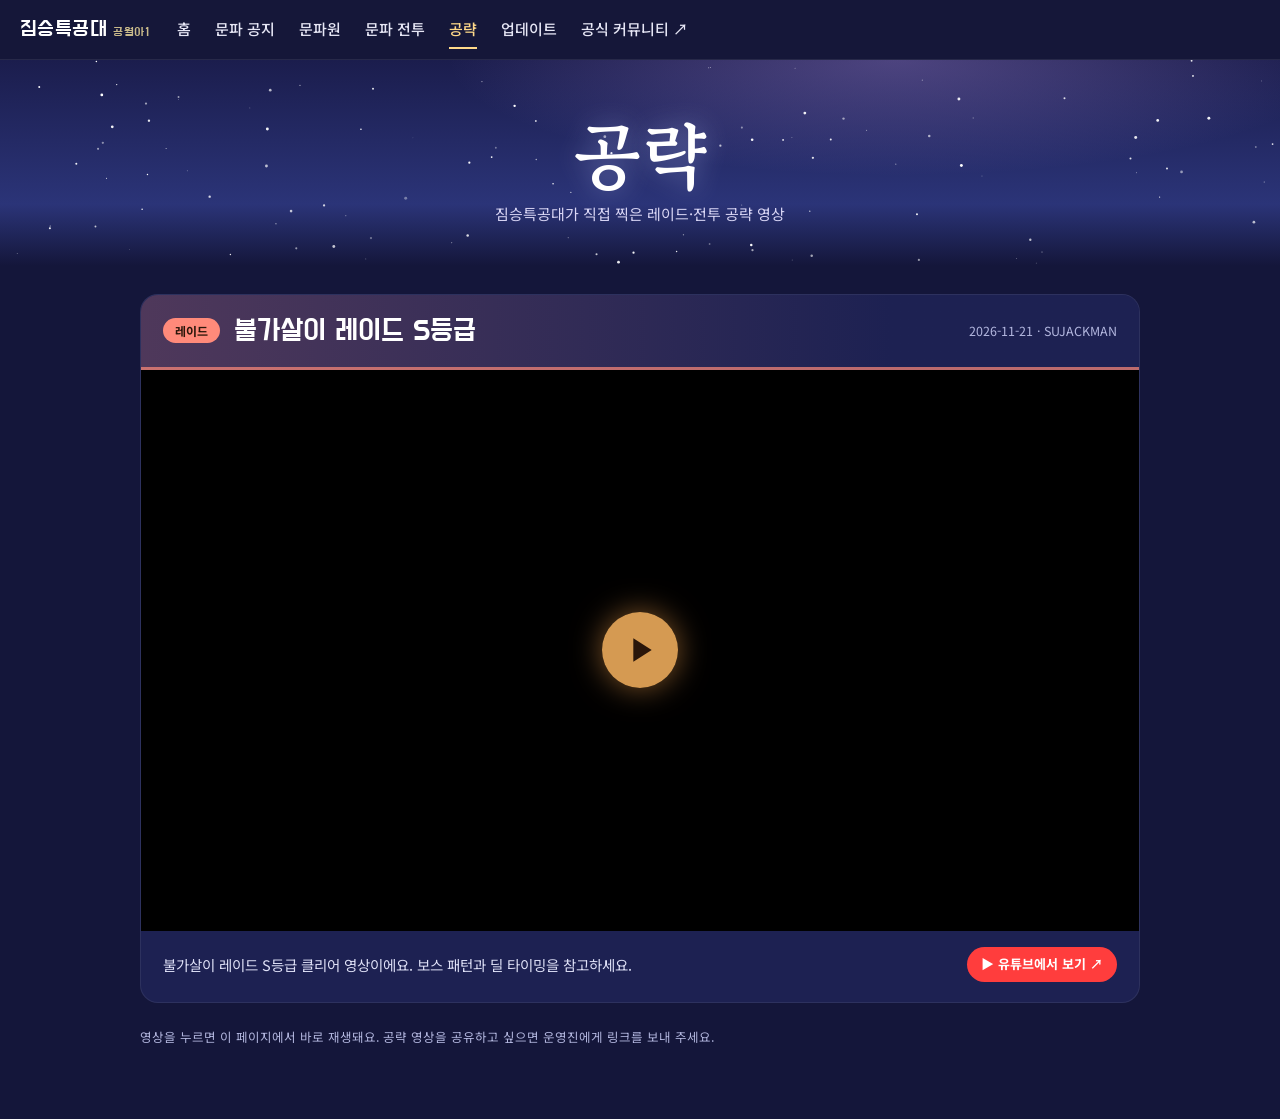
<file: guide.html>
<!doctype html>
<html lang="ko">
<head>
<meta charset="utf-8">
<meta name="viewport" content="width=device-width,initial-scale=1,viewport-fit=cover">
<title>공략 · 짐승특공대</title>
<link rel="preconnect" href="https://fonts.googleapis.com">
<link rel="preconnect" href="https://fonts.gstatic.com" crossorigin>
<link rel="stylesheet" href="https://fonts.googleapis.com/css2?family=Do+Hyeon&family=Gowun+Batang:wght@700&family=Noto+Sans+KR:wght@400;500;700&display=swap">
<link rel="stylesheet" href="site.css">
<style>
*{box-sizing:border-box}
body{margin:0;background:#14163a;color:#eef0ff;font-family:"Noto Sans KR",system-ui,sans-serif;line-height:1.6}
:root{--c:#ff8a7a;--card:#1d2152;--card2:#252a62;--muted:#b3b7df}
.top{position:relative;overflow:hidden;text-align:center;padding:56px 20px 40px;
  background:radial-gradient(ellipse 50% 80% at 70% 0%,rgba(170,140,220,.35),transparent 70%),linear-gradient(180deg,#1b1d4d,#2b3478 70%,#14163a)}
#sky{position:absolute;inset:0;width:100%;height:100%;pointer-events:none}
.top-in{position:relative;display:flex;flex-direction:column;align-items:center;gap:10px}
.top h1{margin:0;font-family:"Gowun Batang",serif;font-weight:700;font-size:clamp(40px,8vw,72px);line-height:1.05;color:#fff;text-shadow:0 0 26px rgba(190,200,255,.45)}
.top .lead{margin:0;color:#d9d6f5;font-size:15px}
.wrap{max-width:1040px;margin:0 auto;padding:28px 20px 72px;display:flex;flex-direction:column;gap:24px}
.filters{display:flex;gap:8px;flex-wrap:wrap}
.filters button{border:1px solid rgba(255,255,255,.12);background:var(--card2);color:var(--muted);font:inherit;font-size:13.5px;font-weight:700;padding:6px 14px;border-radius:999px;cursor:pointer}
.filters button[aria-pressed="true"]{background:var(--c);border-color:var(--c);color:#2a160a}
.bt{background:var(--card);border:1px solid rgba(255,255,255,.07);border-radius:18px;overflow:hidden}
.bt-head{display:flex;gap:14px;align-items:center;padding:18px 22px;background:linear-gradient(90deg,color-mix(in srgb,var(--c) 22%,#1d2152),#1d2152 75%);border-bottom:3px solid color-mix(in srgb,var(--c) 70%,transparent)}
.bt-head .tag{flex:none;font-size:12px;font-weight:700;padding:3px 12px;border-radius:999px;background:var(--c);color:#2a160a}
.bt-head h2{margin:0;font-family:"Do Hyeon",sans-serif;font-weight:400;font-size:clamp(22px,3.6vw,30px);line-height:1.2;color:#fff;flex:1;min-width:0}
.bt-head .meta{font-size:12.5px;color:var(--muted);text-align:right;white-space:nowrap}
.vid{position:relative;aspect-ratio:16/9;background:#000}
.vid iframe,.vid button{position:absolute;inset:0;width:100%;height:100%;border:0}
.vid button{cursor:pointer;padding:0;background:#000 center/cover no-repeat;display:grid;place-items:center}
.vid button::after{content:"";width:76px;height:76px;border-radius:50%;background:rgba(232,168,90,.92) url("data:image/svg+xml,%3Csvg xmlns='http://www.w3.org/2000/svg' viewBox='0 0 24 24'%3E%3Cpath d='M8 5v14l11-7z' fill='%232a160a'/%3E%3C/svg%3E") center/40px no-repeat;box-shadow:0 0 30px rgba(255,170,80,.5);transition:transform .2s}
.vid button:hover::after{transform:scale(1.08)}
.bt-body{padding:16px 22px 20px;display:flex;flex-wrap:wrap;gap:12px;align-items:center;justify-content:space-between}
.bt-body p{margin:0;font-size:14.5px;color:#dfe1f7}
.yt{flex:none;display:inline-flex;gap:6px;align-items:center;padding:7px 14px;border-radius:999px;background:#ff3d3d;color:#fff;font-weight:700;font-size:13px;text-decoration:none}
.empty{text-align:center;color:var(--muted);padding:30px}
.note{font-size:12.5px;color:var(--muted);margin:0}
@media (max-width:640px){.bt-head{flex-wrap:wrap;padding:14px 16px}.bt-head .meta{text-align:left;width:100%}.bt-body{padding:14px 16px}}
</style>
</head>
<body>
<header class="gnb">
  <a class="logo" href="index.html">짐승특공대<small>공월아1</small></a>
  <nav>
    <a href="index.html">홈</a>
    <a href="notice.html">문파 공지</a>
    <a href="members.html">문파원</a>
    <a href="battle.html">문파 전투</a>
    <a href="guide.html" class="on">공략</a>
    <a href="updates.html">업데이트</a>
    <a href="https://forum.kakaogames.com/dokkaebi" target="_blank" rel="noopener"><span class="pc">공식 </span>커뮤니티 ↗</a>
  </nav>
</header>
<section class="top">
  <canvas id="sky" aria-hidden="true"></canvas>
  <div class="top-in">
    <h1>공략</h1>
    <p class="lead">짐승특공대가 직접 찍은 레이드·전투 공략 영상</p>
  </div>
</section>
<main class="wrap">
  <div class="filters" id="filters" role="group" aria-label="분류"></div>
  <div id="list" style="display:flex;flex-direction:column;gap:24px"></div>
  <p class="note">영상을 누르면 이 페이지에서 바로 재생돼요. 공략 영상을 공유하고 싶으면 운영진에게 링크를 보내 주세요.</p>
</main>
<script src="guides.js?v=1"></script>
<script>
(function(){
  var G=window.GUIDES||[], cur='전체';
  function esc(s){return String(s).replace(/[&<>"']/g,function(c){return{'&':'&amp;','<':'&lt;','>':'&gt;','"':'&quot;',"'":'&#39;'}[c];});}
  var tags=['전체'].concat(G.map(function(g){return g.tag;}).filter(function(t,i,a){return a.indexOf(t)===i;}));
  var fb=document.getElementById('filters');
  fb.innerHTML=tags.map(function(t){return '<button type="button" aria-pressed="'+(t===cur)+'">'+esc(t)+'</button>';}).join('');
  if(tags.length<3) fb.style.display='none';
  fb.addEventListener('click',function(e){var b=e.target.closest('button');if(!b)return;cur=b.textContent;
    [].forEach.call(fb.children,function(x){x.setAttribute('aria-pressed',x===b);});render();});
  function render(){
    var arr=G.filter(function(g){return cur==='전체'||g.tag===cur;});
    document.getElementById('list').innerHTML=arr.length?arr.map(function(g){var id=esc(g.id);
      return '<article class="bt"><div class="bt-head"><span class="tag">'+esc(g.tag)+'</span><h2>'+esc(g.title)+'</h2><span class="meta">'+esc(g.date)+' · '+esc(g.author)+'</span></div>'+
        '<div class="vid"><button type="button" data-id="'+id+'" aria-label="'+esc(g.title)+' 재생" style="background-image:url(https://i.ytimg.com/vi/'+id+'/hqdefault.jpg)"></button></div>'+
        '<div class="bt-body"><p>'+esc(g.desc)+'</p><a class="yt" href="https://www.youtube.com/watch?v='+id+'" target="_blank" rel="noopener">▶ 유튜브에서 보기 ↗</a></div></article>';
    }).join(''):'<p class="empty">아직 영상이 없어요.</p>';
  }
  document.getElementById('list').addEventListener('click',function(e){var b=e.target.closest('.vid button');if(!b)return;
    var f=document.createElement('iframe');f.src='https://www.youtube-nocookie.com/embed/'+b.dataset.id+'?autoplay=1&rel=0';
    f.title=b.getAttribute('aria-label');f.allow='accelerometer; autoplay; clipboard-write; encrypted-media; gyroscope; picture-in-picture; web-share';f.allowFullscreen=true;f.referrerPolicy='strict-origin-when-cross-origin';
    b.replaceWith(f);});
  render();
  var c=document.getElementById('sky'),x=c.getContext('2d'),dpr=Math.min(window.devicePixelRatio||1,2),st=[];
  var still=window.matchMedia('(prefers-reduced-motion: reduce)').matches;
  function size(){c.width=c.offsetWidth*dpr;c.height=c.offsetHeight*dpr;st=[];var n=Math.round(c.offsetWidth*c.offsetHeight/2400);
    for(var i=0;i<n;i++)st.push({x:Math.random()*c.width,y:Math.random()*c.height,r:(Math.random()*1.2+.3)*dpr,p:Math.random()*6.28,s:Math.random()*.02+.005});}
  function draw(){x.clearRect(0,0,c.width,c.height);for(var i=0;i<st.length;i++){var s=st[i];s.p+=s.s;x.globalAlpha=.3+.7*Math.abs(Math.sin(s.p));x.fillStyle='#fff';x.beginPath();x.arc(s.x,s.y,s.r,0,6.28);x.fill();}
    if(!still)requestAnimationFrame(draw);}
  size();draw();window.addEventListener('resize',function(){size();if(still)draw();});
})();
</script>
</body>
</html>
</file>
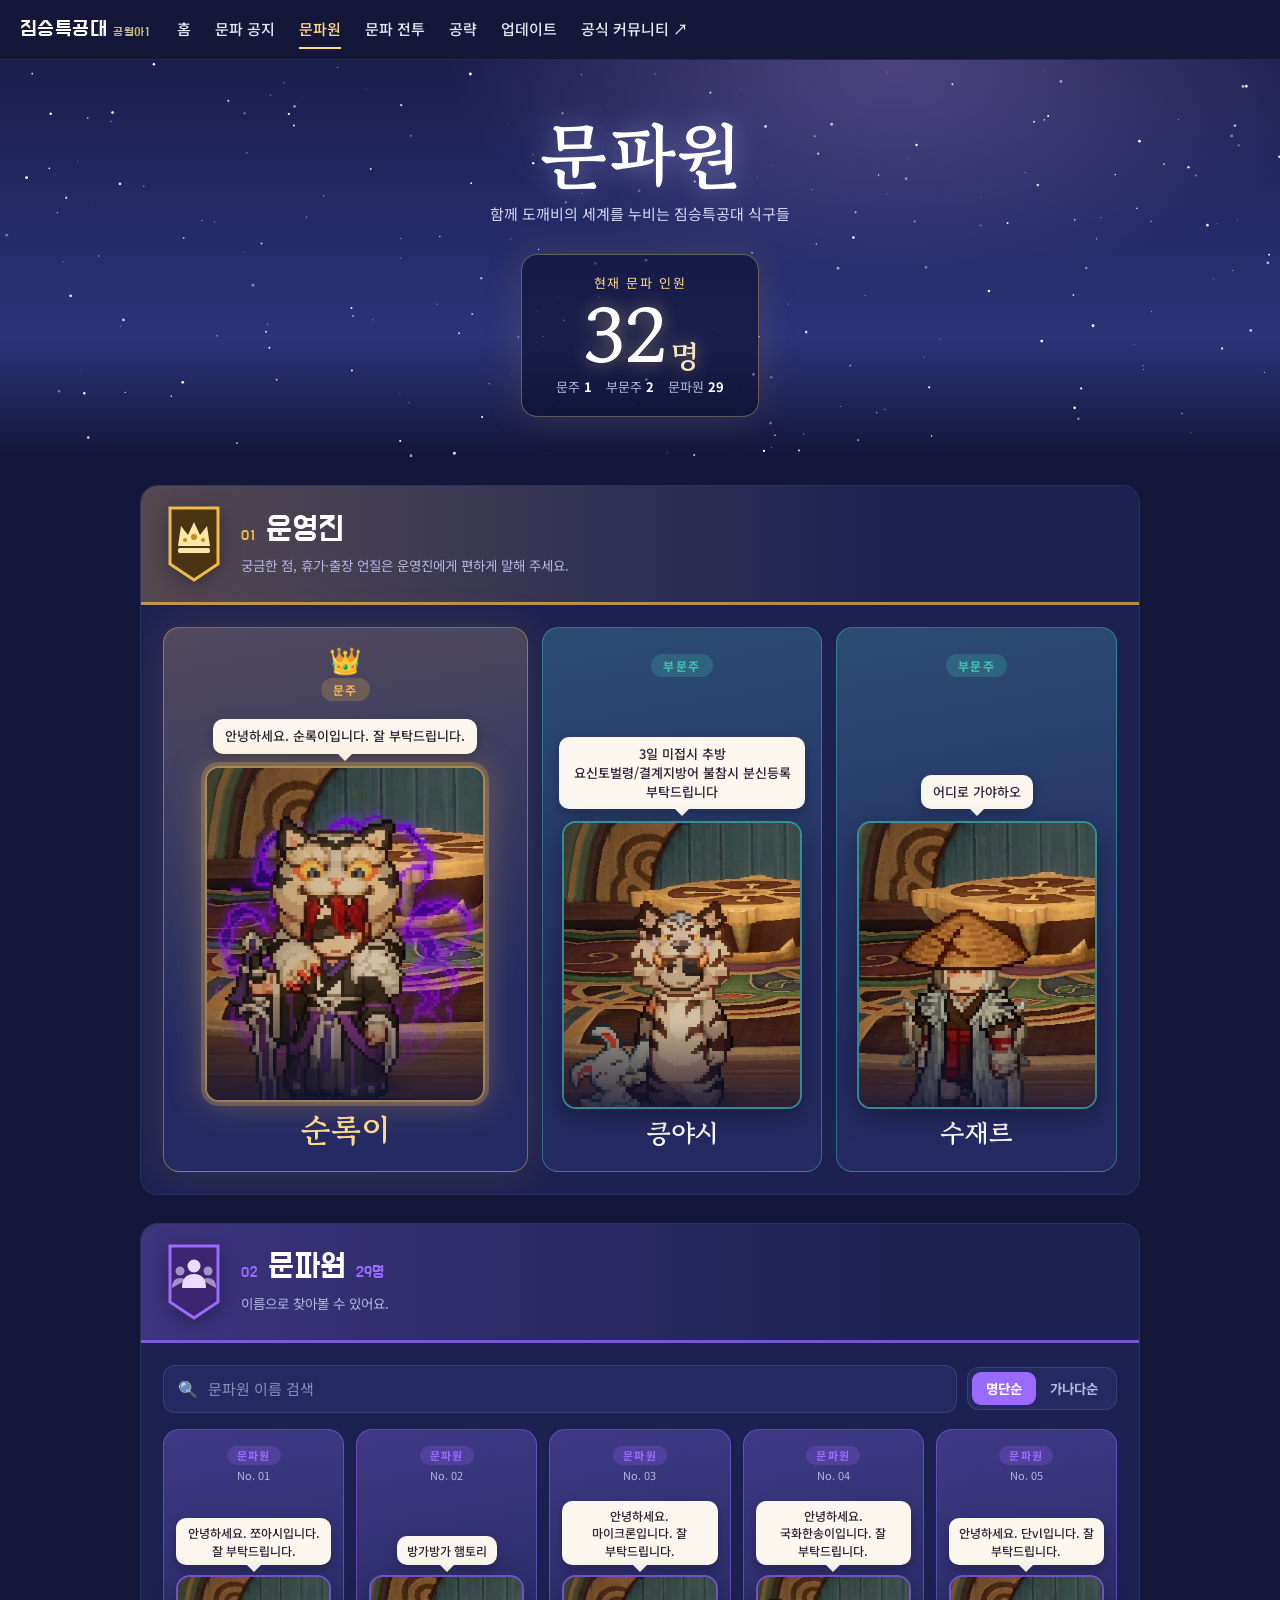
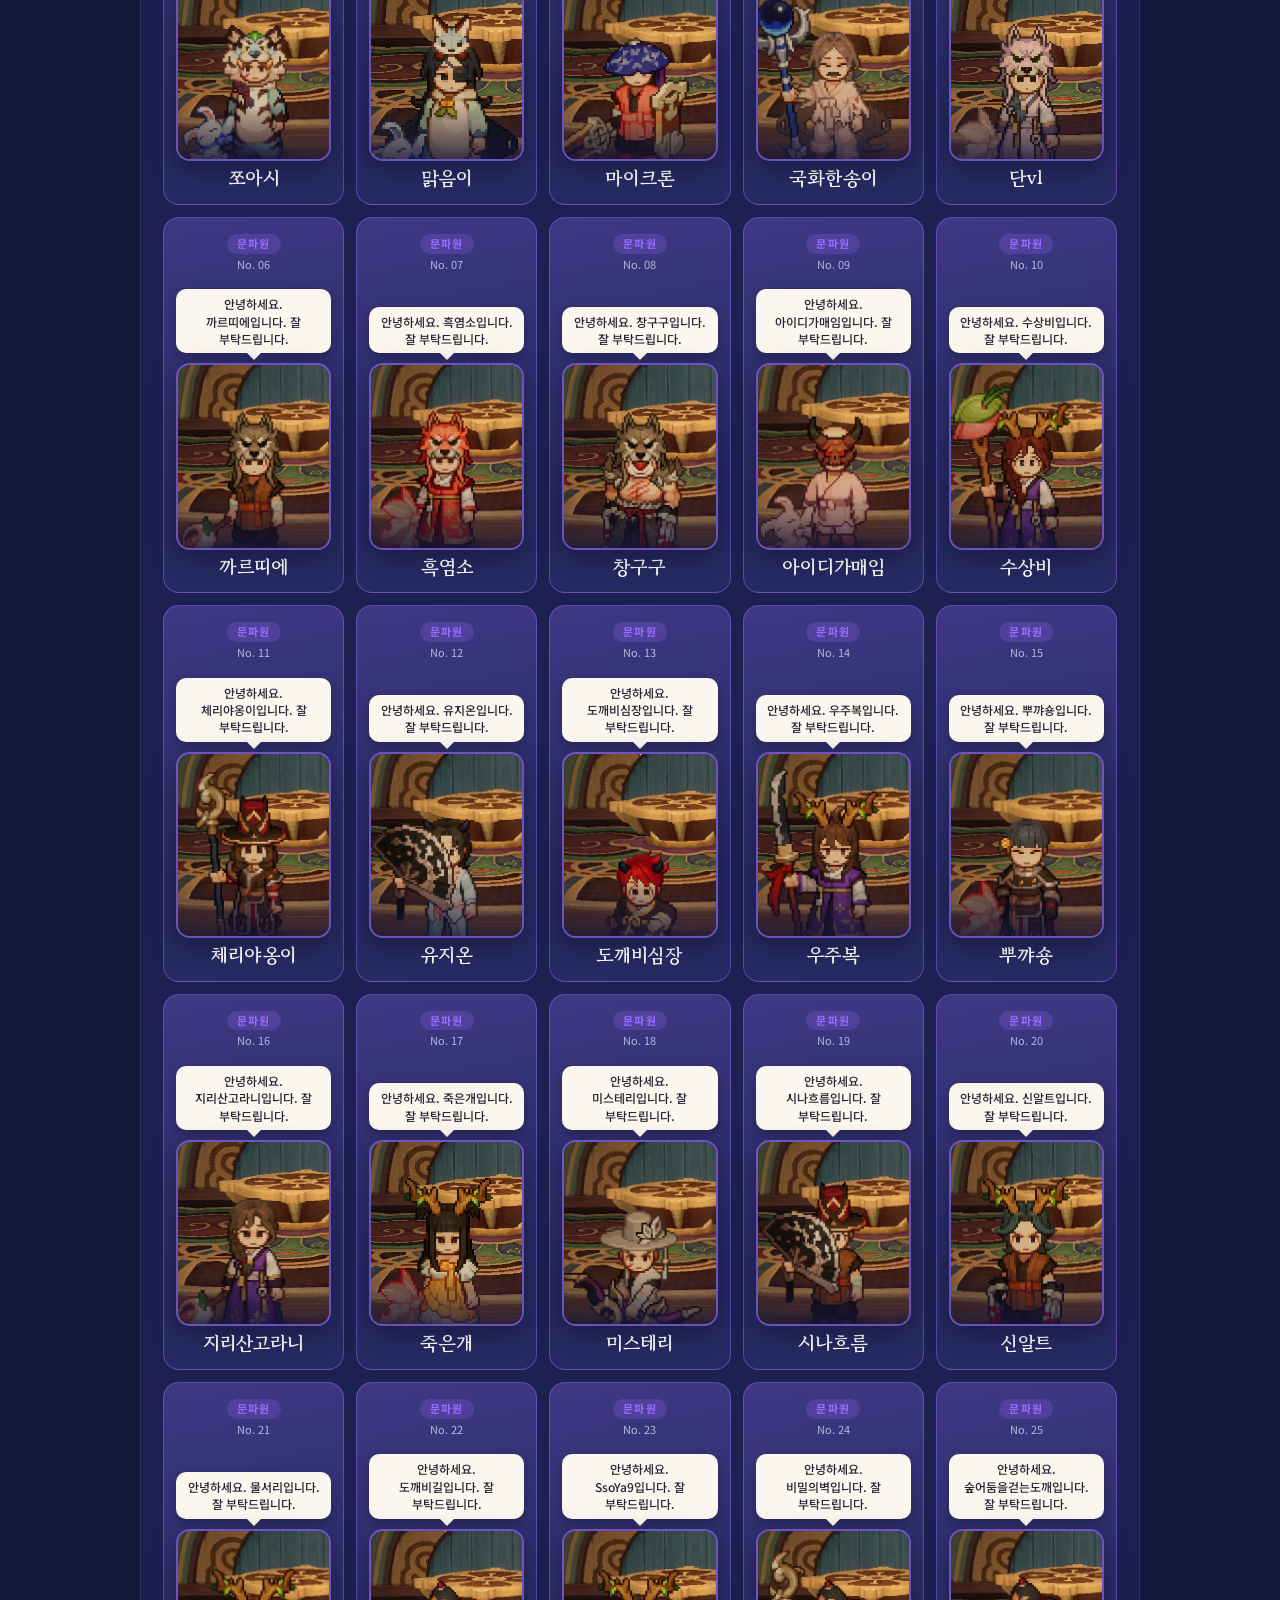
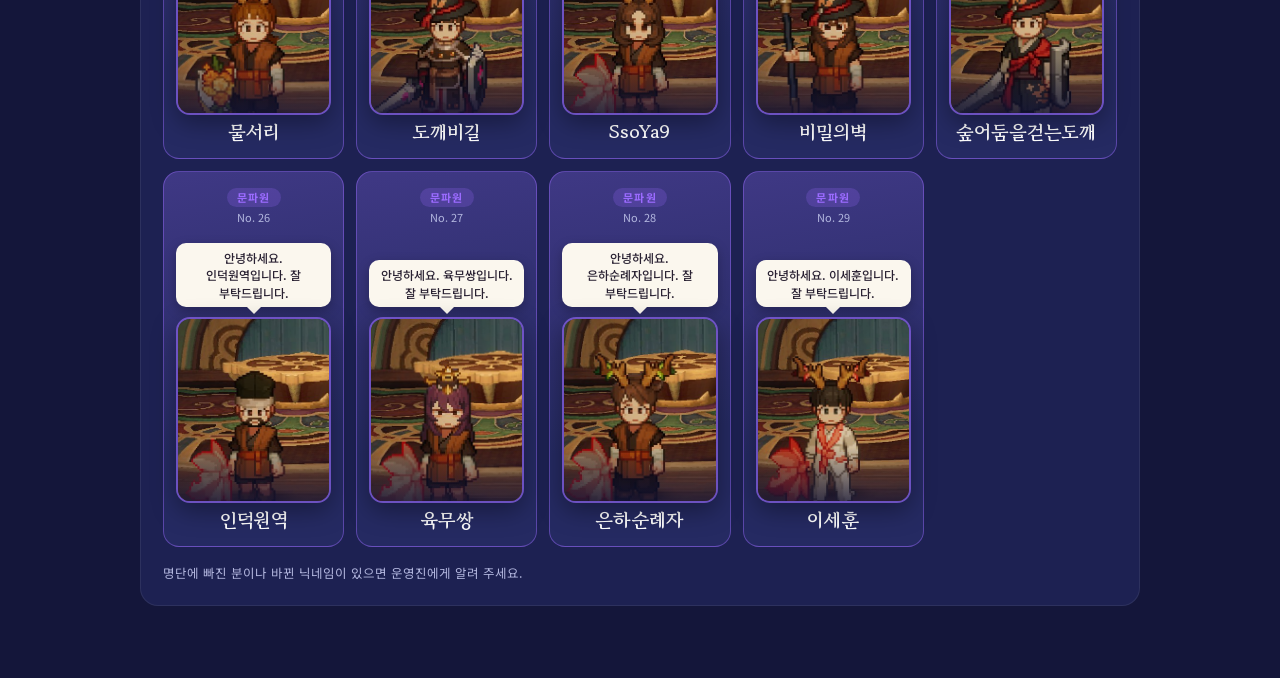
<file: members.html>
<!doctype html>
<html lang="ko">
<head>
<meta charset="utf-8">
<meta name="viewport" content="width=device-width,initial-scale=1,viewport-fit=cover">
<title>문파원 · 짐승특공대</title>
<link rel="preconnect" href="https://fonts.googleapis.com">
<link rel="preconnect" href="https://fonts.gstatic.com" crossorigin>
<link rel="stylesheet" href="https://fonts.googleapis.com/css2?family=Do+Hyeon&family=Gowun+Batang:wght@700&family=Noto+Sans+KR:wght@400;500;700&display=swap">
<link rel="stylesheet" href="site.css">
<style>
*{box-sizing:border-box}
html{scroll-behavior:smooth;scroll-padding-top:76px}
body{margin:0;background:#14163a;color:#eef0ff;font-family:"Noto Sans KR",system-ui,sans-serif;line-height:1.6}
:root{--gold:#f2b84b;--vice:#3fc7b4;--mem:#9b6bff;--card:#1d2152;--card2:#252a62;--muted:#b3b7df}
.serif{font-family:"Gowun Batang",serif;font-weight:700}

/* ── 상단 배너 ── */
.top{position:relative;overflow:hidden;text-align:center;padding:56px 20px 40px;
  background:radial-gradient(ellipse 50% 80% at 70% 0%,rgba(170,140,220,.35),transparent 70%),linear-gradient(180deg,#1b1d4d,#2b3478 70%,#14163a)}
#sky{position:absolute;inset:0;width:100%;height:100%;pointer-events:none}
.top-in{position:relative;display:flex;flex-direction:column;align-items:center;gap:10px}
.top h1{margin:0;font-size:clamp(40px,8vw,72px);line-height:1.05;color:#fff;text-shadow:0 0 26px rgba(190,200,255,.45)}
.top .lead{margin:0;color:#d9d6f5;font-size:15px}
.next{margin-top:18px;display:flex;flex-direction:column;align-items:center;gap:4px;padding:18px 34px;border-radius:16px;
  background:rgba(12,14,40,.55);border:1px solid rgba(255,217,138,.35);box-shadow:0 0 40px rgba(255,190,100,.12)}
.next .lbl{font-size:13px;letter-spacing:.12em;color:#ffd98a}
.next .cd{font-size:clamp(48px,9vw,76px);line-height:1;color:#fff;font-variant-numeric:tabular-nums;text-shadow:0 0 18px rgba(255,217,138,.45)}
.next .cd small{font-size:.4em;margin-left:4px;color:#f3e6c4}
.next .at{display:flex;gap:14px;font-size:13px;color:var(--muted)}
.next .at b{color:#fff}

.wrap{max-width:1040px;margin:0 auto;padding:28px 20px 72px;display:flex;flex-direction:column;gap:28px}

/* ── 공통 카드 ── */
.bt{--c:#fff;background:var(--card);border:1px solid rgba(255,255,255,.07);border-radius:18px;overflow:hidden}
.bt-head{display:flex;gap:16px;align-items:center;padding:20px 22px;background:linear-gradient(90deg,color-mix(in srgb,var(--c) 26%,#1d2152),#1d2152 75%);border-bottom:3px solid color-mix(in srgb,var(--c) 70%,transparent)}
.bt-head svg.emb{width:62px;height:76px;flex:none;filter:drop-shadow(0 4px 10px rgba(0,0,0,.35))}
.bt-head .tt{display:flex;flex-direction:column;gap:6px;min-width:0;flex:1}
.bt-head h3{margin:0;font-family:"Do Hyeon",sans-serif;font-weight:400;font-size:clamp(26px,4vw,34px);line-height:1.1;color:#fff;display:flex;align-items:baseline;gap:10px;flex-wrap:wrap}
.bt-head h3 .no{font-size:15px;color:var(--c);letter-spacing:.08em}
.bt-head h3 .cnt{font-size:16px;color:var(--c)}
.bt-head .sub{font-size:13.5px;color:var(--muted)}
.bt-body{padding:22px;display:flex;flex-direction:column;gap:16px}

/* ── 운영진 ── */
.staff{display:grid;grid-template-columns:1.3fr 1fr 1fr;gap:14px}
.pf{--c:#fff;position:relative;display:flex;flex-direction:column;align-items:center;text-align:center;gap:8px;padding:26px 16px 22px;border-radius:16px;
  background:linear-gradient(170deg,color-mix(in srgb,var(--c) 22%,#252a62),#252a62 70%);border:1px solid color-mix(in srgb,var(--c) 45%,transparent)}
.pf .role{font-size:12px;font-weight:700;letter-spacing:.12em;padding:2px 12px;border-radius:999px;background:color-mix(in srgb,var(--c) 22%,transparent);color:var(--c)}
.pf .av{width:84px;height:84px;font-size:36px}
.pf .nm{font-family:"Gowun Batang",serif;font-weight:700;font-size:26px;color:#fff;line-height:1.2;word-break:keep-all}
.pf.lead{--c:var(--gold);box-shadow:0 0 40px rgba(242,184,75,.15)}
.pf.lead .av{width:104px;height:104px;font-size:44px;box-shadow:0 0 0 4px rgba(242,184,75,.35),0 0 30px rgba(242,184,75,.4)}
.pf.lead .nm{font-size:32px;color:#ffd98a}
.pf.lead .crown{font-size:26px;line-height:1;margin:-8px 0 -2px}
.pf.vice{--c:var(--vice)}
/* 운영진 캐릭터 초상 */
.pf .por{position:relative;width:100%;max-width:240px;aspect-ratio:5/6;border-radius:14px;overflow:hidden;border:2px solid color-mix(in srgb,var(--c) 60%,transparent);box-shadow:0 8px 24px rgba(0,0,0,.35)}
.pf .por img{width:100%;height:100%;object-fit:cover;object-position:center 30%;display:block}
.pf .por::after{content:"";position:absolute;inset:auto 0 0 0;height:30%;background:linear-gradient(transparent,rgba(20,22,58,.75))}
.pf.lead .por{max-width:280px;box-shadow:0 0 0 4px rgba(242,184,75,.25),0 0 34px rgba(242,184,75,.35)}
.say{position:relative;max-width:100%;margin-bottom:4px;padding:8px 12px;border-radius:10px;background:#fbf7ee;color:#2a2233;font-size:13px;font-weight:500;line-height:1.45;white-space:pre-line;word-break:keep-all;box-shadow:0 4px 12px rgba(0,0,0,.25)}
.say::after{content:"";position:absolute;left:50%;bottom:-7px;transform:translateX(-50%);border:7px solid transparent;border-bottom:0;border-top-color:#fbf7ee}
.pf{justify-content:flex-end}
.pf .role{margin-bottom:auto}
.pf .say{margin-top:10px}

/* 아바타 */
.av{display:grid;place-items:center;border-radius:50%;overflow:hidden;font-family:"Gowun Batang",serif;font-weight:700;color:#fff;flex:none;
  background:radial-gradient(circle at 35% 30%,color-mix(in srgb,var(--h) 85%,#fff),var(--h) 60%,color-mix(in srgb,var(--h) 60%,#000));
  border:2px solid rgba(255,255,255,.18);text-shadow:0 1px 2px rgba(0,0,0,.35)}

/* ── 문파원 목록 ── */
.tools{display:flex;gap:10px;flex-wrap:wrap;align-items:center}
.search{flex:1;min-width:200px;display:flex;align-items:center;gap:8px;padding:10px 14px;border-radius:12px;background:var(--card2);border:1px solid rgba(255,255,255,.1)}
.search:focus-within{border-color:var(--mem)}
.search input{flex:1;min-width:0;background:none;border:0;outline:0;color:#fff;font:inherit;font-size:15px}
.search input::placeholder{color:#8a8db8}
.seg{display:flex;border-radius:12px;background:var(--card2);padding:4px;border:1px solid rgba(255,255,255,.1)}
.seg button{border:0;background:none;color:var(--muted);font:inherit;font-size:13.5px;font-weight:700;padding:6px 14px;border-radius:9px;cursor:pointer}
.seg button[aria-pressed="true"]{background:var(--mem);color:#fff}
.grid{display:grid;grid-template-columns:repeat(auto-fill,minmax(180px,1fr));gap:12px;list-style:none;margin:0;padding:0}
.pf.mem{--c:var(--mem);padding:16px 12px 14px;gap:6px;transition:transform .2s,box-shadow .2s}
.pf.mem:hover{transform:translateY(-3px);box-shadow:0 10px 26px rgba(155,107,255,.22)}
.pf.mem .role{font-size:11px;padding:1px 10px}
.pf.mem .role{margin-bottom:0}
.pf.mem .no{font-size:11px;color:var(--muted);font-variant-numeric:tabular-nums;margin-top:-4px;margin-bottom:auto}
.pf.mem .por{max-width:180px}
.pf.mem .nm{font-size:19px}
.pf.mem .say{font-size:12px;padding:6px 10px}
.pf.mem.nophoto{opacity:.92}
.por.ph{display:grid;place-items:center;background:radial-gradient(circle at 50% 35%,color-mix(in srgb,var(--h) 45%,#2c3168),#1d2152 75%)}
.por.ph b{font-family:"Gowun Batang",serif;font-size:56px;color:#fff;opacity:.9;text-shadow:0 2px 10px rgba(0,0,0,.4)}
.por.ph small{position:absolute;bottom:10px;left:0;right:0;text-align:center;font-size:11px;color:var(--muted);z-index:1}
.pf mark{background:rgba(155,107,255,.45);color:#fff;border-radius:3px;padding:0 1px}
.mc{display:flex;align-items:center;gap:12px;padding:12px 14px;border-radius:14px;background:var(--card2);border:1px solid rgba(255,255,255,.06);transition:transform .2s,border-color .2s}
.mc:hover{transform:translateY(-2px);border-color:color-mix(in srgb,var(--h) 70%,transparent)}
.mc .av{width:42px;height:42px;font-size:18px}
.mc .nm{font-size:15px;font-weight:700;color:#fff;line-height:1.3;word-break:break-all}
.mc .no{font-size:11.5px;color:var(--muted);font-variant-numeric:tabular-nums}
.av img{width:100%;height:100%;object-fit:cover;object-position:center 22%;transform:scale(1.6);transform-origin:center 25%;display:block}
.mc mark{background:rgba(155,107,255,.35);color:#fff;border-radius:3px;padding:0 1px}
.empty{display:none;text-align:center;padding:24px;color:var(--muted);font-size:14px}
.note{font-size:12.5px;color:var(--muted);margin:0}

@media (max-width:760px){.staff{grid-template-columns:1fr 1fr}.pf.lead{grid-column:1/-1}}
@media (max-width:640px){.bt-head svg.emb{width:50px;height:62px}.bt-body{padding:16px}.grid{grid-template-columns:repeat(2,minmax(0,1fr));gap:10px}.pf.mem .nm{font-size:16px}.por.ph b{font-size:42px}.mc{padding:10px}.mc .av{width:36px;height:36px;font-size:16px}.mc .nm{font-size:14px}.pf .nm{font-size:22px}}
@media (prefers-reduced-motion:reduce){html{scroll-behavior:auto}.mc{transition:none}}
</style>
</head>
<body>
<header class="gnb">
  <a class="logo" href="index.html">짐승특공대<small>공월아1</small></a>
  <nav>
    <a href="index.html">홈</a>
    <a href="notice.html">문파 공지</a>
    <a href="members.html" class="on">문파원</a>
    <a href="battle.html">문파 전투</a>
    <a href="guide.html">공략</a>
    <a href="updates.html">업데이트</a>
    <a href="https://forum.kakaogames.com/dokkaebi" target="_blank" rel="noopener"><span class="pc">공식 </span>커뮤니티 ↗</a>
  </nav>
</header>

<svg width="0" height="0" style="position:absolute" aria-hidden="true">
  <defs>
    <path id="pennant" d="M6 2 H54 V58 L30 74 L6 58 Z"/>
    <symbol id="ic-staff" viewBox="0 0 60 76"><use href="#pennant" fill="#4a3412" stroke="#f2b84b" stroke-width="3"/>
      <path d="M14 40 L17 20 L24 29 L30 16 L36 29 L43 20 L46 40 Z" fill="#ffe7a8"/><rect x="14" y="42" width="32" height="5" rx="2" fill="#ffe7a8"/>
      <circle cx="30" cy="31" r="3" fill="#c98a1c"/><circle cx="21" cy="34" r="2" fill="#c98a1c"/><circle cx="39" cy="34" r="2" fill="#c98a1c"/></symbol>
    <symbol id="ic-mem" viewBox="0 0 60 76"><use href="#pennant" fill="#3b2470" stroke="#9b6bff" stroke-width="3"/>
      <circle cx="30" cy="22" r="6.5" fill="#e9dcff"/><path d="M18 44 q0 -14 12 -14 q12 0 12 14 Z" fill="#e9dcff"/>
      <circle cx="16" cy="27" r="4.5" fill="#e9dcff" opacity=".6"/><path d="M8 44 q0 -10 8 -10 q4 0 6 2" fill="#e9dcff" opacity=".6"/>
      <circle cx="44" cy="27" r="4.5" fill="#e9dcff" opacity=".6"/><path d="M52 44 q0 -10 -8 -10 q-4 0 -6 2" fill="#e9dcff" opacity=".6"/></symbol>
  </defs>
</svg>

<section class="top">
  <canvas id="sky" aria-hidden="true"></canvas>
  <div class="top-in">
    <h1 class="serif">문파원</h1>
    <p class="lead">함께 도깨비의 세계를 누비는 짐승특공대 식구들</p>
    <div class="next">
      <span class="lbl">현재 문파 인원</span>
      <span class="cd serif" id="total">-<small>명</small></span>
      <span class="at"><span>문주 <b>1</b></span><span>부문주 <b id="cV">-</b></span><span>문파원 <b id="cM">-</b></span></span>
    </div>
  </div>
</section>

<main class="wrap">

  <article class="bt" style="--c:var(--gold)">
    <div class="bt-head">
      <svg class="emb" aria-hidden="true"><use href="#ic-staff"/></svg>
      <div class="tt"><h3><span class="no">01</span>운영진</h3><span class="sub">궁금한 점, 휴가·출장 언질은 운영진에게 편하게 말해 주세요.</span></div>
    </div>
    <div class="bt-body">
      <div class="staff" id="staff"></div>
    </div>
  </article>

  <article class="bt" style="--c:var(--mem)">
    <div class="bt-head">
      <svg class="emb" aria-hidden="true"><use href="#ic-mem"/></svg>
      <div class="tt"><h3><span class="no">02</span>문파원 <span class="cnt" id="mCount"></span></h3><span class="sub">이름으로 찾아볼 수 있어요.</span></div>
    </div>
    <div class="bt-body">
      <div class="tools">
        <label class="search"><span aria-hidden="true">🔍</span><input id="q" type="search" placeholder="문파원 이름 검색" aria-label="문파원 이름 검색"></label>
        <div class="seg" role="group" aria-label="정렬">
          <button type="button" data-sort="join" aria-pressed="true">명단순</button>
          <button type="button" data-sort="name" aria-pressed="false">가나다순</button>
        </div>
      </div>
      <ul class="grid" id="grid"></ul>
      <p class="empty" id="empty">찾는 이름이 없어요.</p>
      <p class="note">명단에 빠진 분이나 바뀐 닉네임이 있으면 운영진에게 알려 주세요.</p>
    </div>
  </article>

</main>

<script src="members.js?v=8"></script>
<script>
(function(){
  var G=window.GUILD;
  var pal=['#9b6bff','#3fc7b4','#ff8fb5','#f2b84b','#5aa9ff','#ff8a7a','#7ed66f','#c58cff','#4fd1e8','#ffb36b'];
  function hue(n){var h=0;for(var i=0;i<n.length;i++)h=(h*31+n.charCodeAt(i))>>>0;return pal[h%pal.length];}
  function esc(s){return s.replace(/[&<>"']/g,function(c){return{'&':'&amp;','<':'&lt;','>':'&gt;','"':'&quot;',"'":'&#39;'}[c];});}
  var AV=G.avatars||{}, SAY=G.says||{};
  function av(n,cls){var img=AV[n];
    return '<span class="av '+(cls||'')+'" style="--h:'+hue(n)+'" aria-hidden="true">'+(img?'<img src="'+esc(img)+'" alt="" loading="lazy">':esc(Array.from(n)[0]))+'</span>';}
  function staff(n,role,cls,crown,opt){
    opt=opt||{}; var img=AV[n], say=SAY[n], tag=opt.tag||'div';
    var por=img?'<span class="por"><img src="'+esc(img)+'" alt="'+esc(n)+' 캐릭터" loading="lazy"></span>'
      :(opt.ph?'<span class="por ph" style="--h:'+hue(n)+'"><b aria-hidden="true">'+esc(Array.from(n)[0])+'</b><small>사진 준비 중</small></span>':av(n));
    return '<'+tag+' class="pf '+cls+(img?'':' nophoto')+'">'+(crown?'<span class="crown" aria-hidden="true">👑</span>':'')+'<span class="role">'+role+'</span>'+
      (opt.no?'<span class="no">No. '+opt.no+'</span>':'')+
      (say?'<span class="say">'+esc(say)+'</span>':'')+por+
      '<span class="nm">'+(opt.html||esc(n))+'</span></'+tag+'>';}

  document.getElementById('total').innerHTML=(1+G.vice.length+G.members.length)+'<small>명</small>';
  document.getElementById('cV').textContent=G.vice.length;
  document.getElementById('cM').textContent=G.members.length;
  document.getElementById('mCount').textContent=G.members.length+'명';

  document.getElementById('staff').innerHTML=staff(G.leader,'문주','lead',true)+
    G.vice.map(function(n){return staff(n,'부문주','vice');}).join('');

  var list=G.members.map(function(n,i){return {n:n,i:i+1};}), sort='join';
  var grid=document.getElementById('grid'), q=document.getElementById('q'), empty=document.getElementById('empty');
  function render(){
    var k=q.value.trim().toLowerCase();
    var arr=list.slice();
    if(sort==='name') arr.sort(function(a,b){return a.n.localeCompare(b.n,'ko');});
    arr=arr.filter(function(m){return !k||m.n.toLowerCase().indexOf(k)>-1;});
    grid.innerHTML=arr.map(function(m){
      var nm=esc(m.n);
      if(k){var p=m.n.toLowerCase().indexOf(k);nm=esc(m.n.slice(0,p))+'<mark>'+esc(m.n.slice(p,p+k.length))+'</mark>'+esc(m.n.slice(p+k.length));}
      return staff(m.n,'문파원','mem',false,{tag:'li',ph:true,no:String(m.i).padStart(2,'0'),html:nm});
    }).join('');
    empty.style.display=arr.length?'none':'block';
  }
  q.addEventListener('input',render);
  [].forEach.call(document.querySelectorAll('.seg button'),function(b){
    b.addEventListener('click',function(){sort=b.dataset.sort;
      [].forEach.call(document.querySelectorAll('.seg button'),function(x){x.setAttribute('aria-pressed',x===b?'true':'false');});render();});
  });
  render();

  var c=document.getElementById('sky'),x=c.getContext('2d'),dpr=Math.min(window.devicePixelRatio||1,2),st=[];
  var still=window.matchMedia('(prefers-reduced-motion: reduce)').matches;
  function size(){c.width=c.offsetWidth*dpr;c.height=c.offsetHeight*dpr;st=[];var n=Math.round(c.offsetWidth*c.offsetHeight/2400);
    for(var i=0;i<n;i++)st.push({x:Math.random()*c.width,y:Math.random()*c.height,r:(Math.random()*1.2+.3)*dpr,p:Math.random()*6.28,s:Math.random()*.02+.005});}
  function draw(){x.clearRect(0,0,c.width,c.height);for(var i=0;i<st.length;i++){var s=st[i];s.p+=s.s;x.globalAlpha=.3+.7*Math.abs(Math.sin(s.p));x.fillStyle='#fff';x.beginPath();x.arc(s.x,s.y,s.r,0,6.28);x.fill();}
    if(!still)requestAnimationFrame(draw);}
  size();draw();window.addEventListener('resize',function(){size();if(still)draw();});
})();
</script>
</body>
</html>
</file>
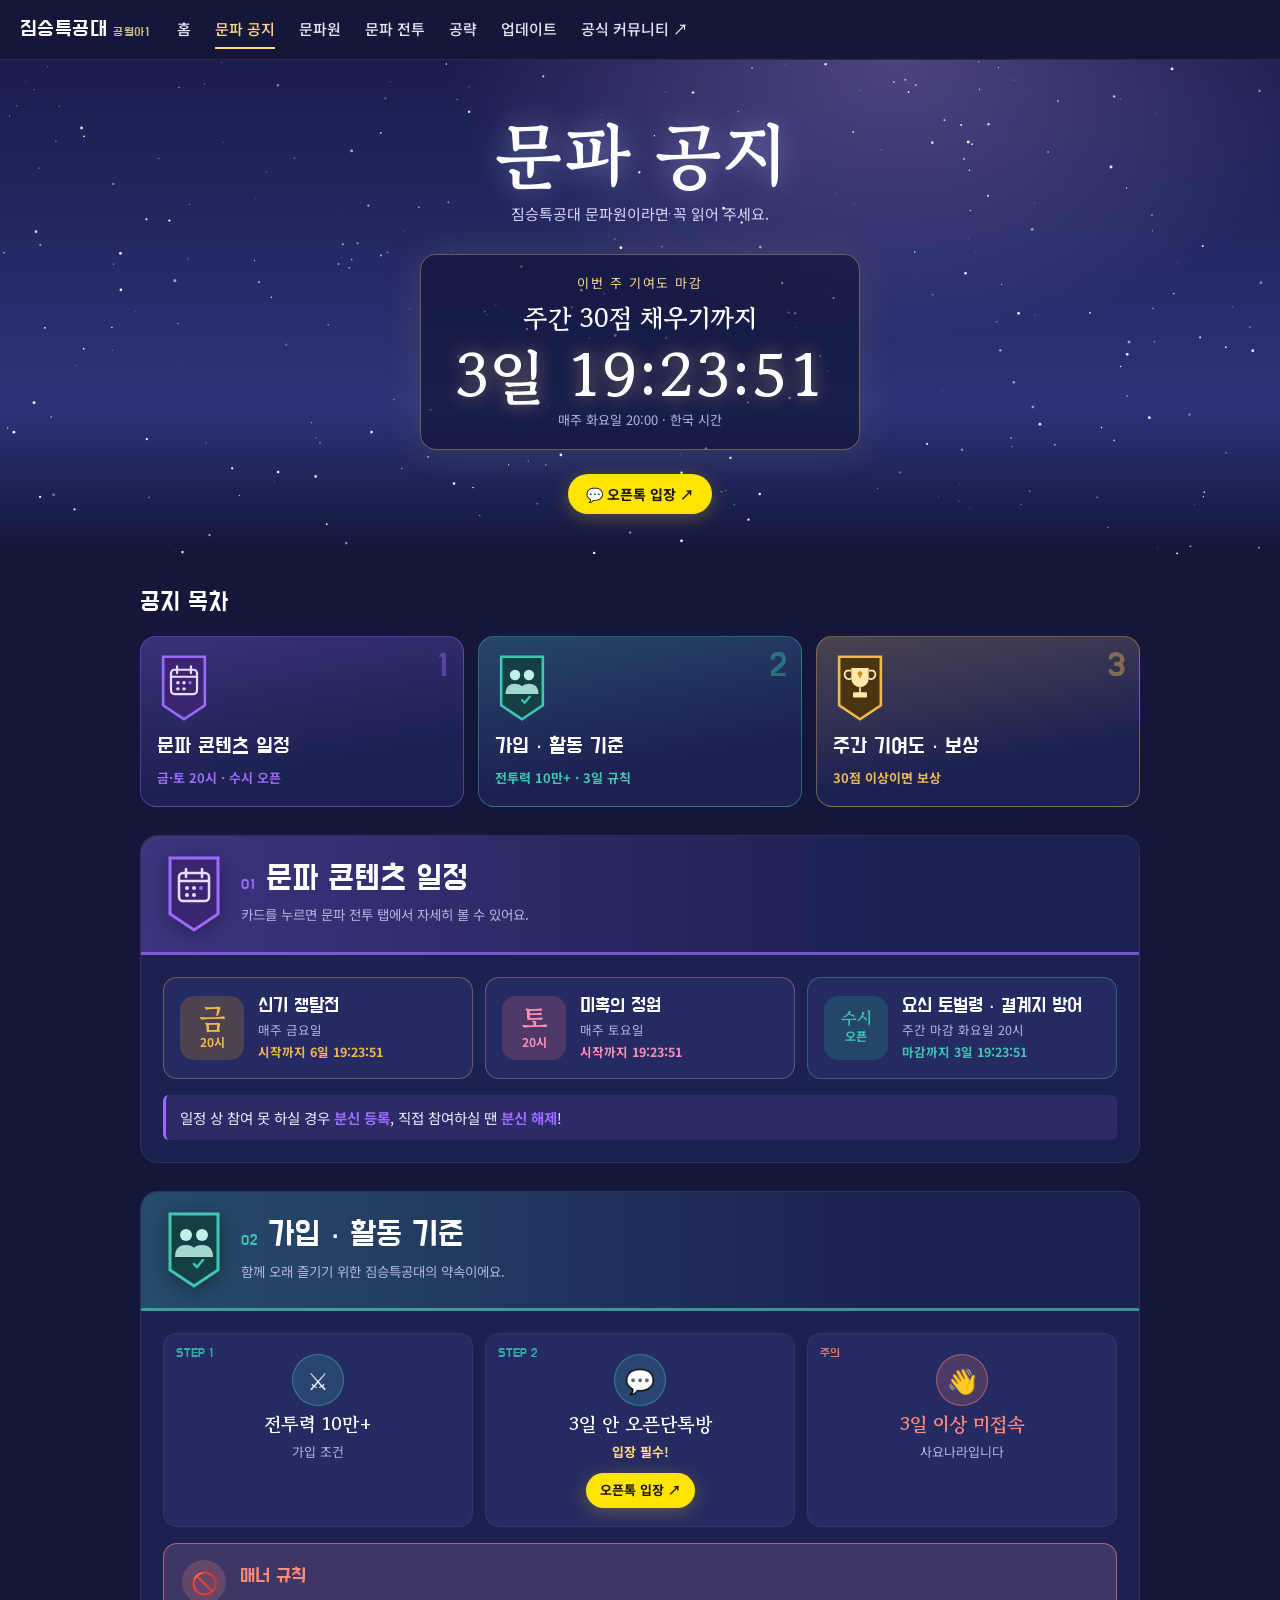
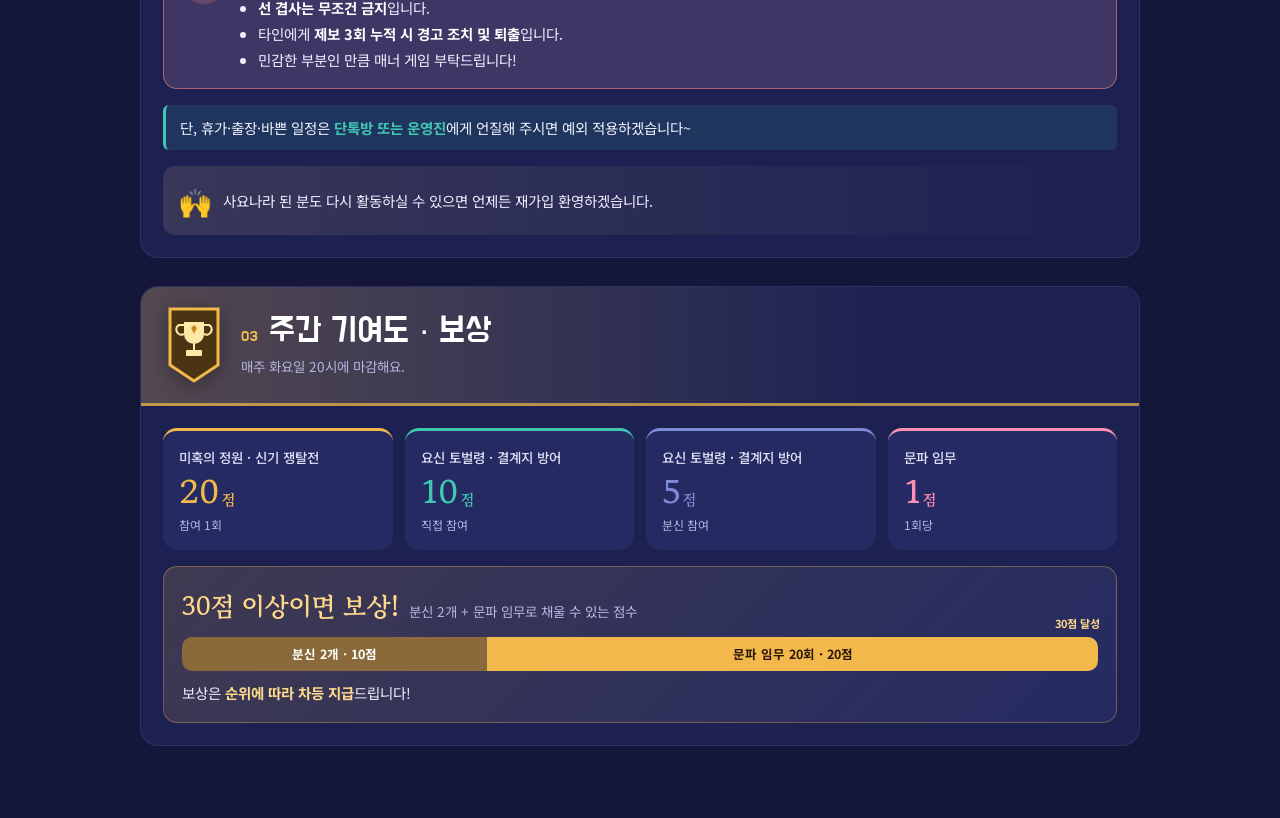
<file: notice.html>
<!doctype html>
<html lang="ko">
<head>
<meta charset="utf-8">
<meta name="viewport" content="width=device-width,initial-scale=1,viewport-fit=cover">
<title>문파 공지 · 짐승특공대</title>
<link rel="preconnect" href="https://fonts.googleapis.com">
<link rel="preconnect" href="https://fonts.gstatic.com" crossorigin>
<link rel="stylesheet" href="https://fonts.googleapis.com/css2?family=Do+Hyeon&family=Gowun+Batang:wght@700&family=Noto+Sans+KR:wght@400;500;700&display=swap">
<link rel="stylesheet" href="site.css">
<style>
*{box-sizing:border-box}
html{scroll-behavior:smooth;scroll-padding-top:76px}
body{margin:0;background:#14163a;color:#eef0ff;font-family:"Noto Sans KR",system-ui,sans-serif;line-height:1.6}
:root{--sched:#9b6bff;--join:#3fc7b4;--reward:#f2b84b;--warn:#ff8a7a;--card:#1d2152;--card2:#252a62;--muted:#b3b7df}
.serif{font-family:"Gowun Batang",serif;font-weight:700}

/* ── 상단 배너 ── */
.top{position:relative;overflow:hidden;text-align:center;padding:56px 20px 40px;
  background:radial-gradient(ellipse 50% 80% at 70% 0%,rgba(170,140,220,.35),transparent 70%),linear-gradient(180deg,#1b1d4d,#2b3478 70%,#14163a)}
#sky{position:absolute;inset:0;width:100%;height:100%;pointer-events:none}
.top-in{position:relative;display:flex;flex-direction:column;align-items:center;gap:10px}
.top h1{margin:0;font-size:clamp(40px,8vw,72px);line-height:1.05;color:#fff;text-shadow:0 0 26px rgba(190,200,255,.45)}
.top .lead{margin:0;color:#d9d6f5;font-size:15px}
.next{margin-top:18px;display:flex;flex-direction:column;align-items:center;gap:4px;padding:18px 34px;border-radius:16px;
  background:rgba(12,14,40,.55);border:1px solid rgba(255,217,138,.35);box-shadow:0 0 40px rgba(255,190,100,.12)}
.next .lbl{font-size:13px;letter-spacing:.12em;color:#ffd98a}
.next .nm{font-size:clamp(20px,3vw,26px);color:#fff}
.next .cd{font-size:clamp(36px,7vw,60px);line-height:1.05;color:#fff;font-variant-numeric:tabular-nums;letter-spacing:.04em;text-shadow:0 0 18px rgba(255,217,138,.45)}
.next .at{font-size:13px;color:var(--muted)}
.links{margin-top:14px;display:flex;gap:10px;flex-wrap:wrap;justify-content:center}
.btn{display:inline-flex;align-items:center;gap:6px;padding:9px 18px;border-radius:999px;font-weight:700;font-size:14px;text-decoration:none;transition:transform .2s,box-shadow .2s}
.btn:hover{transform:translateY(-2px)}
.btn.kakao{background:#fee500;color:#191600;box-shadow:0 4px 18px rgba(254,229,0,.25)}
.btn.discord{background:#5865f2;color:#fff;box-shadow:0 4px 18px rgba(88,101,242,.35)}

.wrap{max-width:1040px;margin:0 auto;padding:28px 20px 72px;display:flex;flex-direction:column;gap:28px}
.sec-t{font-family:"Do Hyeon",sans-serif;font-weight:400;font-size:26px;margin:0 0 12px;color:#fff}

/* ── 목차 ── */
.toc{display:grid;grid-template-columns:repeat(3,minmax(0,1fr));gap:14px}
.ti{--c:#fff;position:relative;display:flex;flex-direction:column;gap:8px;padding:18px 16px 16px;border-radius:16px;text-decoration:none;color:#fff;
  background:linear-gradient(170deg,color-mix(in srgb,var(--c) 22%,#1d2152),#1d2152 70%);border:1px solid color-mix(in srgb,var(--c) 40%,transparent);transition:transform .2s,box-shadow .2s}
.ti:hover{transform:translateY(-4px);box-shadow:0 10px 30px color-mix(in srgb,var(--c) 30%,transparent)}
.ti .num{position:absolute;top:12px;right:14px;font-family:"Do Hyeon",sans-serif;font-size:34px;line-height:1;color:color-mix(in srgb,var(--c) 70%,transparent);opacity:.6}
.ti svg.emb{width:54px;height:66px}
.ti .nm{font-family:"Do Hyeon",sans-serif;font-size:22px}
.ti .wh{font-size:12.5px;color:var(--muted)}
.ti .key{font-size:13px;font-weight:700;color:var(--c)}

/* ── 공지 카드 ── */
.bt{--c:#fff;background:var(--card);border:1px solid rgba(255,255,255,.07);border-radius:18px;overflow:hidden}
.bt-head{display:flex;gap:16px;align-items:center;padding:20px 22px;background:linear-gradient(90deg,color-mix(in srgb,var(--c) 26%,#1d2152),#1d2152 75%);border-bottom:3px solid color-mix(in srgb,var(--c) 70%,transparent)}
.bt-head svg.emb{width:62px;height:76px;flex:none;filter:drop-shadow(0 4px 10px rgba(0,0,0,.35))}
.bt-head .tt{display:flex;flex-direction:column;gap:6px;min-width:0;flex:1}
.bt-head h3{margin:0;font-family:"Do Hyeon",sans-serif;font-weight:400;font-size:clamp(26px,4vw,34px);line-height:1.1;color:#fff;display:flex;align-items:baseline;gap:10px;flex-wrap:wrap}
.bt-head h3 .no{font-size:15px;color:var(--c);letter-spacing:.08em}
.bt-head .sub{font-size:13.5px;color:var(--muted)}
.bt-body{padding:22px;display:flex;flex-direction:column;gap:16px}
.rule{border-left:3px solid var(--c);background:color-mix(in srgb,var(--c) 12%,transparent);border-radius:6px;padding:11px 14px;font-size:14.5px}
.rule b{color:var(--c)}

/* 1. 일정 */
.sched{display:grid;grid-template-columns:repeat(3,minmax(0,1fr));gap:12px}
.ev{--e:#fff;display:flex;gap:14px;align-items:center;padding:16px;border-radius:14px;text-decoration:none;color:#fff;background:var(--card2);border:1px solid color-mix(in srgb,var(--e) 35%,transparent);transition:transform .2s,border-color .2s}
.ev:hover{transform:translateY(-3px);border-color:var(--e)}
.ev .day{flex:none;width:64px;height:64px;border-radius:14px;display:flex;flex-direction:column;align-items:center;justify-content:center;background:color-mix(in srgb,var(--e) 22%,#1d2152);color:var(--e)}
.ev .day b{font-family:"Gowun Batang",serif;font-size:28px;line-height:1}
.ev .day small{font-size:12px;font-weight:700}
.ev .day.free b{font-size:17px}
.ev .tx{display:flex;flex-direction:column;gap:2px;min-width:0}
.ev .nm{font-family:"Do Hyeon",sans-serif;font-size:20px;line-height:1.2;word-break:keep-all}
.ev .sb{font-size:12.5px;color:var(--muted)}
.ev .cd{font-size:12.5px;font-weight:700;color:var(--e);font-variant-numeric:tabular-nums}

/* 2. 가입 기준 */
.rules{display:grid;grid-template-columns:repeat(3,minmax(0,1fr));gap:12px}
.rc{position:relative;display:flex;flex-direction:column;align-items:center;text-align:center;gap:6px;padding:20px 12px 18px;border-radius:14px;background:var(--card2);border:1px solid rgba(255,255,255,.06)}
.rc .step{position:absolute;top:10px;left:12px;font-family:"Do Hyeon",sans-serif;font-size:13px;color:var(--join);opacity:.8}
.rc .ic{width:52px;height:52px;border-radius:50%;display:grid;place-items:center;font-size:24px;background:color-mix(in srgb,var(--join) 18%,transparent);border:1px solid color-mix(in srgb,var(--join) 45%,transparent)}
.rc .big{font-family:"Gowun Batang",serif;font-weight:700;font-size:19px;color:#fff;line-height:1.3;word-break:keep-all}
.rc .sm{font-size:13px;color:var(--muted)}
.rc .must{color:#ffd98a;font-weight:700}
.rc .btn{margin-top:4px;padding:7px 14px;font-size:13px}
.rc.warn .ic{background:color-mix(in srgb,var(--warn) 18%,transparent);border-color:color-mix(in srgb,var(--warn) 50%,transparent)}
.rc.warn .big{color:var(--warn)}
.rc.warn .step{color:var(--warn)}
.welcome{display:flex;gap:12px;align-items:center;padding:14px 16px;border-radius:12px;background:linear-gradient(90deg,rgba(255,217,138,.12),transparent);font-size:14.5px}
.welcome .ic{font-size:26px}

/* 3. 기여도 */
.pts{display:grid;grid-template-columns:repeat(4,minmax(0,1fr));gap:12px}
.ptc{--e:#fff;display:flex;flex-direction:column;gap:6px;padding:16px;border-radius:14px;background:var(--card2);border-top:3px solid var(--e)}
.ptc .nm{font-size:13.5px;color:#dfe1f7;font-weight:500}
.ptc .v{font-family:"Gowun Batang",serif;font-weight:700;font-size:34px;line-height:1;color:var(--e)}
.ptc .v small{font-size:15px;margin-left:2px}
.ptc .s{font-size:12px;color:var(--muted)}
.goal{display:flex;flex-direction:column;gap:10px;padding:18px;border-radius:14px;background:linear-gradient(135deg,color-mix(in srgb,var(--reward) 16%,#1d2152),var(--card2));border:1px solid color-mix(in srgb,var(--reward) 35%,transparent)}
.goal .t{display:flex;align-items:baseline;gap:10px;flex-wrap:wrap}
.goal .t .big{font-family:"Gowun Batang",serif;font-weight:700;font-size:26px;color:#ffd98a}
.goal .t span{font-size:13.5px;color:var(--muted)}
.gauge{position:relative;height:34px;background:#2c3168;border-radius:10px;display:flex;overflow:visible;font-size:12.5px;font-weight:700}
.gauge span{display:flex;align-items:center;justify-content:center;white-space:nowrap}
.gauge .c{background:#8a6a3a;color:#fff;width:33.3%;border-radius:10px 0 0 10px}
.gauge .m{background:var(--reward);color:#2a160a;width:66.7%;border-radius:0 10px 10px 0}
.gauge::after{content:"30점 달성";position:absolute;right:-2px;top:-22px;font-size:11px;color:#ffd98a}
.goal .line{font-size:14.5px}
.goal .line b{color:#ffd98a}

@media (max-width:900px){.pts{grid-template-columns:repeat(2,minmax(0,1fr))}.sched{grid-template-columns:minmax(0,1fr)}}
@media (max-width:640px){.toc{grid-template-columns:minmax(0,1fr)}.ti{flex-direction:row;align-items:center;gap:12px}.ti svg.emb{width:40px;height:50px}.ti .num{top:50%;transform:translateY(-50%)}
  .bt-head svg.emb{width:50px;height:62px}.bt-body{padding:16px}.next{padding:16px 22px}}
@media (max-width:420px){.rules{grid-template-columns:minmax(0,1fr)}.gauge{font-size:11px}}
@media (prefers-reduced-motion:reduce){html{scroll-behavior:auto}.ti,.ev,.btn{transition:none}}
@media (max-width:640px){.rules{grid-template-columns:minmax(0,1fr)}}
.manner{display:flex;gap:14px;align-items:flex-start;padding:16px 18px;border-radius:14px;background:color-mix(in srgb,var(--warn) 12%,#252a62);border:1px solid color-mix(in srgb,var(--warn) 55%,transparent)}
.manner .mi{flex:none;width:44px;height:44px;border-radius:50%;display:grid;place-items:center;font-size:22px;background:color-mix(in srgb,var(--warn) 20%,transparent)}
.manner b{display:block;font-family:"Do Hyeon",sans-serif;font-weight:400;font-size:20px;color:var(--warn);margin-bottom:4px}
.manner ul{margin:0;padding-left:18px;display:flex;flex-direction:column;gap:3px;font-size:14.5px}
.manner strong{color:#fff}
</style>
</head>
<body>
<header class="gnb">
  <a class="logo" href="index.html">짐승특공대<small>공월아1</small></a>
  <nav>
    <a href="index.html">홈</a>
    <a href="notice.html" class="on">문파 공지</a>
    <a href="members.html">문파원</a>
    <a href="battle.html">문파 전투</a>
    <a href="guide.html">공략</a>
    <a href="updates.html">업데이트</a>
    <a href="https://forum.kakaogames.com/dokkaebi" target="_blank" rel="noopener"><span class="pc">공식 </span>커뮤니티 ↗</a>
  </nav>
</header>

<!-- 공지 문장 (깃발 모양 표식) -->
<svg width="0" height="0" style="position:absolute" aria-hidden="true">
  <defs>
    <path id="pennant" d="M6 2 H54 V58 L30 74 L6 58 Z"/>
    <symbol id="ic-sched" viewBox="0 0 60 76"><use href="#pennant" fill="#3b2470" stroke="#9b6bff" stroke-width="3"/>
      <rect x="15" y="17" width="30" height="28" rx="4" fill="none" stroke="#e9dcff" stroke-width="2.5"/><path d="M15 25 H45 M22 13 v8 M38 13 v8" stroke="#e9dcff" stroke-width="2.5" stroke-linecap="round"/>
      <circle cx="23" cy="32" r="2" fill="#e9dcff"/><circle cx="30" cy="32" r="2" fill="#e9dcff"/><circle cx="37" cy="32" r="2" fill="#9b6bff"/><circle cx="23" cy="39" r="2" fill="#e9dcff"/><circle cx="30" cy="39" r="2" fill="#e9dcff"/></symbol>
    <symbol id="ic-join" viewBox="0 0 60 76"><use href="#pennant" fill="#143f45" stroke="#3fc7b4" stroke-width="3"/>
      <circle cx="22" cy="23" r="6" fill="#bff3ea"/><circle cx="38" cy="23" r="6" fill="#bff3ea"/><path d="M11 45 q0 -12 11 -12 q11 0 11 12 M27 45 q0 -12 11 -12 q11 0 11 12" fill="#bff3ea" opacity=".85"/>
      <path d="M30 52 l3 3 6 -7" fill="none" stroke="#3fc7b4" stroke-width="2.5" stroke-linecap="round" stroke-linejoin="round"/></symbol>
    <symbol id="ic-reward" viewBox="0 0 60 76"><use href="#pennant" fill="#4a3412" stroke="#f2b84b" stroke-width="3"/>
      <path d="M20 15 H40 V27 a10 10 0 0 1 -20 0 Z" fill="#ffe7a8"/><path d="M20 18 h-5 a5 5 0 0 0 5 9 M40 18 h5 a5 5 0 0 1 -5 9" fill="none" stroke="#ffe7a8" stroke-width="2.2"/>
      <path d="M30 37 v6 M23 48 H37 V44 H23 Z" fill="#ffe7a8" stroke="#ffe7a8" stroke-width="2" stroke-linejoin="round"/><path d="M27 21 l3 -3 3 3 -3 6 z" fill="#c98a1c"/></symbol>
  </defs>
</svg>

<section class="top">
  <canvas id="sky" aria-hidden="true"></canvas>
  <div class="top-in">
    <h1 class="serif">문파 공지</h1>
    <p class="lead">짐승특공대 문파원이라면 꼭 읽어 주세요.</p>
    <div class="next" aria-live="off">
      <span class="lbl">이번 주 기여도 마감</span>
      <span class="nm serif">주간 30점 채우기까지</span>
      <span class="cd serif" id="dl">--:--:--</span>
      <span class="at" id="dlAt">매주 화요일 20:00 · 한국 시간</span>
    </div>
    <div class="links">
      <a class="btn kakao" href="https://open.kakao.com/o/gR1uGdSi" target="_blank" rel="noopener">💬 오픈톡 입장 ↗</a>
    </div>
  </div>
</section>

<main class="wrap">

  <section aria-labelledby="toc-h">
    <h2 class="sec-t" id="toc-h">공지 목차</h2>
    <nav class="toc" aria-label="문파 공지 목차">
      <a class="ti" href="#sched" style="--c:var(--sched)"><span class="num">1</span><svg class="emb"><use href="#ic-sched"/></svg><span><span class="nm">문파 콘텐츠 일정</span><br><span class="key">금·토 20시 · 수시 오픈</span></span></a>
      <a class="ti" href="#join" style="--c:var(--join)"><span class="num">2</span><svg class="emb"><use href="#ic-join"/></svg><span><span class="nm">가입 · 활동 기준</span><br><span class="key">전투력 10만+ · 3일 규칙</span></span></a>
      <a class="ti" href="#reward" style="--c:var(--reward)"><span class="num">3</span><svg class="emb"><use href="#ic-reward"/></svg><span><span class="nm">주간 기여도 · 보상</span><br><span class="key">30점 이상이면 보상</span></span></a>
    </nav>
  </section>

  <!-- 1. 일정 -->
  <article class="bt" id="sched" style="--c:var(--sched)">
    <div class="bt-head">
      <svg class="emb" aria-hidden="true"><use href="#ic-sched"/></svg>
      <div class="tt"><h3><span class="no">01</span>문파 콘텐츠 일정</h3><span class="sub">카드를 누르면 문파 전투 탭에서 자세히 볼 수 있어요.</span></div>
    </div>
    <div class="bt-body">
      <div class="sched">
        <a class="ev" href="battle.html#artifact" style="--e:#f2b84b"><span class="day"><b>금</b><small>20시</small></span><span class="tx"><span class="nm">신기 쟁탈전</span><span class="sb">매주 금요일</span><span class="cd" data-to="artifact">-</span></span></a>
        <a class="ev" href="battle.html#garden" style="--e:#ff8fb5"><span class="day"><b>토</b><small>20시</small></span><span class="tx"><span class="nm">미혹의 정원</span><span class="sb">매주 토요일</span><span class="cd" data-to="garden">-</span></span></a>
        <a class="ev" href="battle.html#yoshin" style="--e:#3fc7b4"><span class="day free"><b>수시</b><small>오픈</small></span><span class="tx"><span class="nm">요신 토벌령 · 결계지 방어</span><span class="sb">주간 마감 화요일 20시</span><span class="cd" data-to="yoshin">-</span></span></a>
      </div>
      <div class="rule">일정 상 참여 못 하실 경우 <b>분신 등록</b>, 직접 참여하실 땐 <b>분신 해제</b>!</div>
    </div>
  </article>

  <!-- 2. 가입 기준 -->
  <article class="bt" id="join" style="--c:var(--join)">
    <div class="bt-head">
      <svg class="emb" aria-hidden="true"><use href="#ic-join"/></svg>
      <div class="tt"><h3><span class="no">02</span>가입 · 활동 기준</h3><span class="sub">함께 오래 즐기기 위한 짐승특공대의 약속이에요.</span></div>
    </div>
    <div class="bt-body">
      <div class="rules">
        <div class="rc"><span class="step">STEP 1</span><span class="ic" aria-hidden="true">⚔️</span><span class="big">전투력 10만+</span><span class="sm">가입 조건</span></div>
        <div class="rc"><span class="step">STEP 2</span><span class="ic" aria-hidden="true">💬</span><span class="big">3일 안 오픈단톡방</span><span class="sm must">입장 필수!</span><a class="btn kakao" href="https://open.kakao.com/o/gR1uGdSi" target="_blank" rel="noopener">오픈톡 입장 ↗</a></div>
        <div class="rc warn"><span class="step">주의</span><span class="ic" aria-hidden="true">👋</span><span class="big">3일 이상 미접속</span><span class="sm">사요나라입니다</span></div>
      </div>
      <div class="manner">
        <span class="mi" aria-hidden="true">🚫</span>
        <div class="mt">
          <b>매너 규칙</b>
          <ul>
            <li><strong>선 겹사는 무조건 금지</strong>입니다.</li>
            <li>타인에게 <strong>제보 3회 누적 시 경고 조치 및 퇴출</strong>입니다.</li>
            <li>민감한 부분인 만큼 매너 게임 부탁드립니다!</li>
          </ul>
        </div>
      </div>
      <div class="rule">단, 휴가·출장·바쁜 일정은 <b>단톡방 또는 운영진</b>에게 언질해 주시면 예외 적용하겠습니다~</div>
      <div class="welcome"><span class="ic" aria-hidden="true">🙌</span><span>사요나라 된 분도 다시 활동하실 수 있으면 언제든 재가입 환영하겠습니다.</span></div>
    </div>
  </article>

  <!-- 3. 기여도 -->
  <article class="bt" id="reward" style="--c:var(--reward)">
    <div class="bt-head">
      <svg class="emb" aria-hidden="true"><use href="#ic-reward"/></svg>
      <div class="tt"><h3><span class="no">03</span>주간 기여도 · 보상</h3><span class="sub">매주 화요일 20시에 마감해요.</span></div>
    </div>
    <div class="bt-body">
      <div class="pts">
        <div class="ptc" style="--e:#f2b84b"><span class="nm">미혹의 정원 · 신기 쟁탈전</span><span class="v">20<small>점</small></span><span class="s">참여 1회</span></div>
        <div class="ptc" style="--e:#3fc7b4"><span class="nm">요신 토벌령 · 결계지 방어</span><span class="v">10<small>점</small></span><span class="s">직접 참여</span></div>
        <div class="ptc" style="--e:#7d8bd6"><span class="nm">요신 토벌령 · 결계지 방어</span><span class="v">5<small>점</small></span><span class="s">분신 참여</span></div>
        <div class="ptc" style="--e:#ff8fb5"><span class="nm">문파 임무</span><span class="v">1<small>점</small></span><span class="s">1회당</span></div>
      </div>
      <div class="goal">
        <div class="t"><span class="big">30점 이상이면 보상!</span><span>분신 2개 + 문파 임무로 채울 수 있는 점수</span></div>
        <div class="gauge" role="img" aria-label="분신 2개 10점과 문파 임무 20점으로 30점"><span class="c">분신 2개 · 10점</span><span class="m">문파 임무 20회 · 20점</span></div>
        <span class="line">보상은 <b>순위에 따라 차등 지급</b>드립니다!</span>
      </div>
    </div>
  </article>

</main>

<script src="schedule.js?v=2"></script>
<script>
(function(){
  var T=window.BattleTime;
  function tick(){
    var now=Date.now();
    document.getElementById('dl').textContent=T.fmt(T.untilNext(window.BATTLES[0],now)).text;
    window.BATTLES.forEach(function(b){
      var el=document.querySelector('[data-to="'+b.id+'"]'); if(!el) return;
      if(T.isLive(b,now)){el.textContent='지금 진행 중!';return;}
      el.textContent=(b.kind==='deadline'?'마감까지 ':'시작까지 ')+T.fmt(T.untilNext(b,now)).text;
    });
  }
  tick(); setInterval(tick,1000);

  var c=document.getElementById('sky'),x=c.getContext('2d'),dpr=Math.min(window.devicePixelRatio||1,2),st=[];
  var still=window.matchMedia('(prefers-reduced-motion: reduce)').matches;
  function size(){c.width=c.offsetWidth*dpr;c.height=c.offsetHeight*dpr;st=[];var n=Math.round(c.offsetWidth*c.offsetHeight/2400);
    for(var i=0;i<n;i++)st.push({x:Math.random()*c.width,y:Math.random()*c.height,r:(Math.random()*1.2+.3)*dpr,p:Math.random()*6.28,s:Math.random()*.02+.005});}
  function draw(){x.clearRect(0,0,c.width,c.height);for(var i=0;i<st.length;i++){var s=st[i];s.p+=s.s;x.globalAlpha=.3+.7*Math.abs(Math.sin(s.p));x.fillStyle='#fff';x.beginPath();x.arc(s.x,s.y,s.r,0,6.28);x.fill();}
    if(!still)requestAnimationFrame(draw);}
  size();draw();window.addEventListener('resize',function(){size();if(still)draw();});
})();
</script>
</body>
</html>
</file>
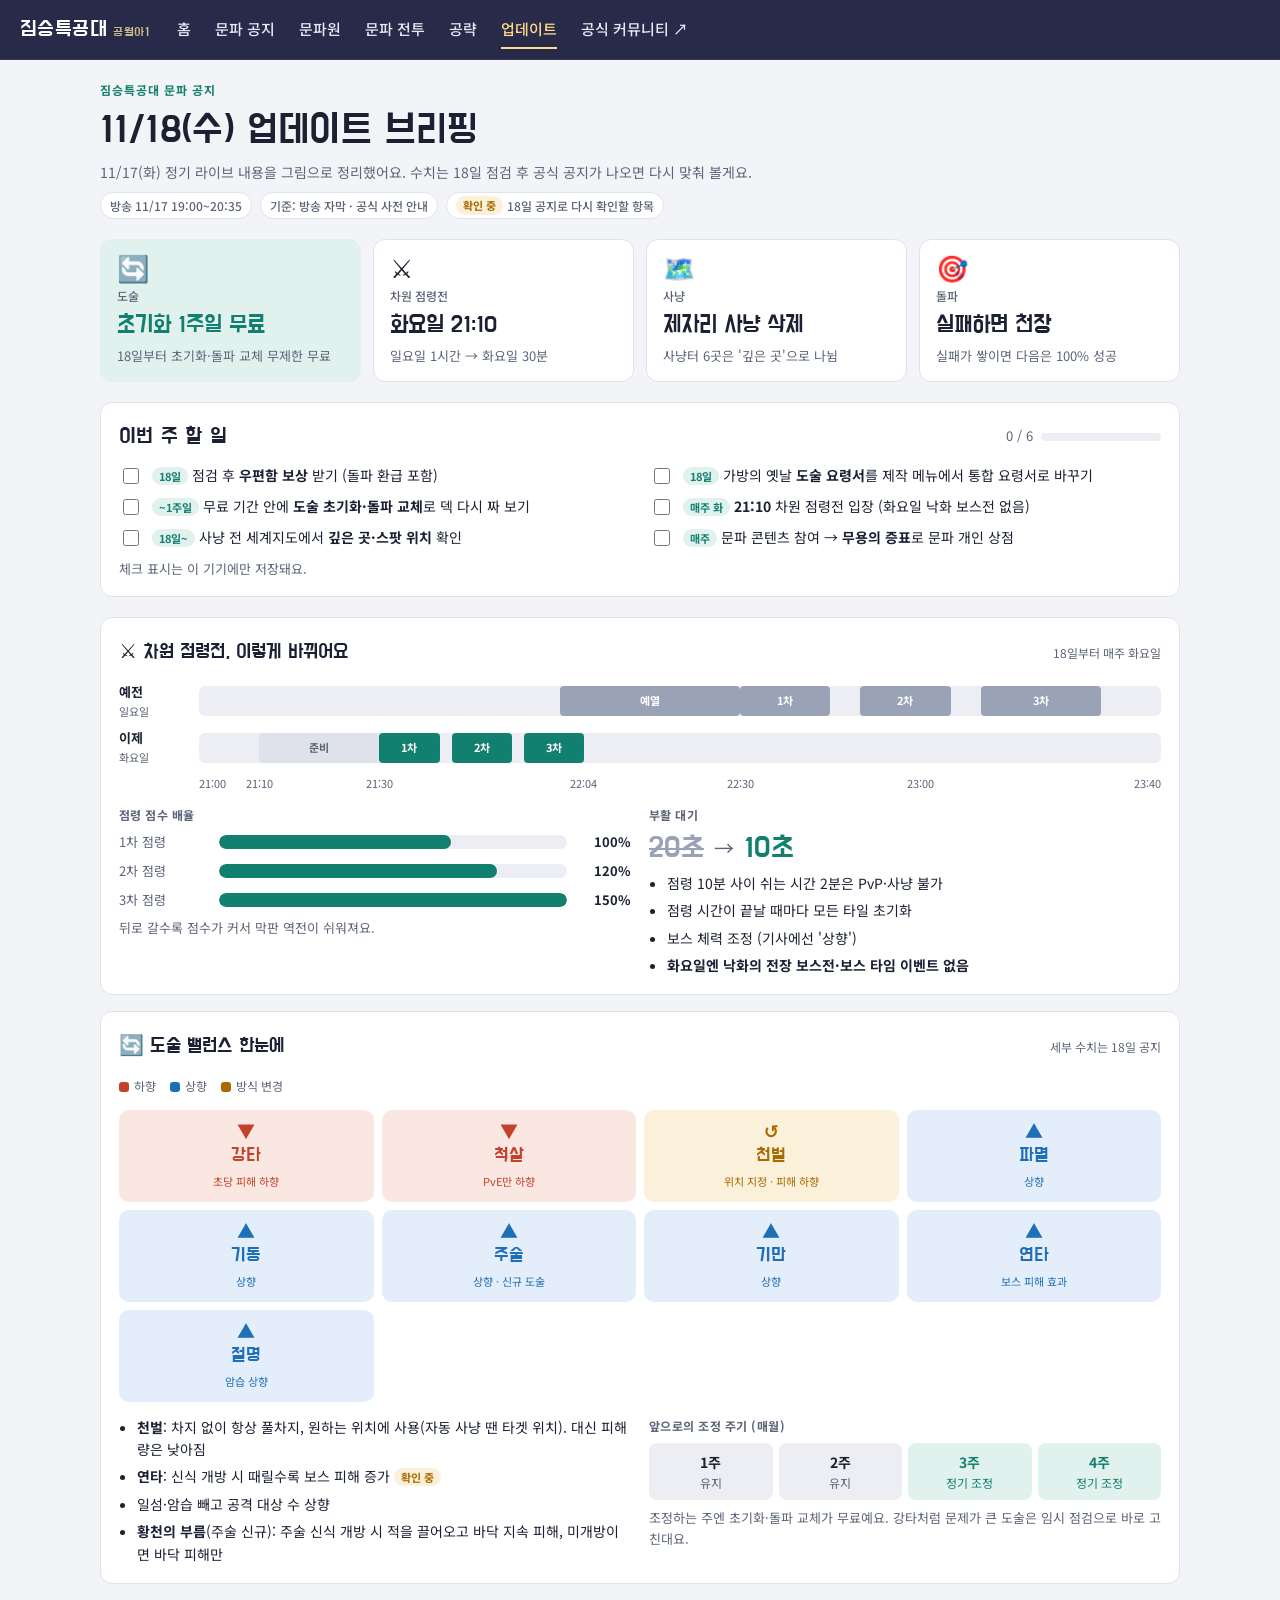
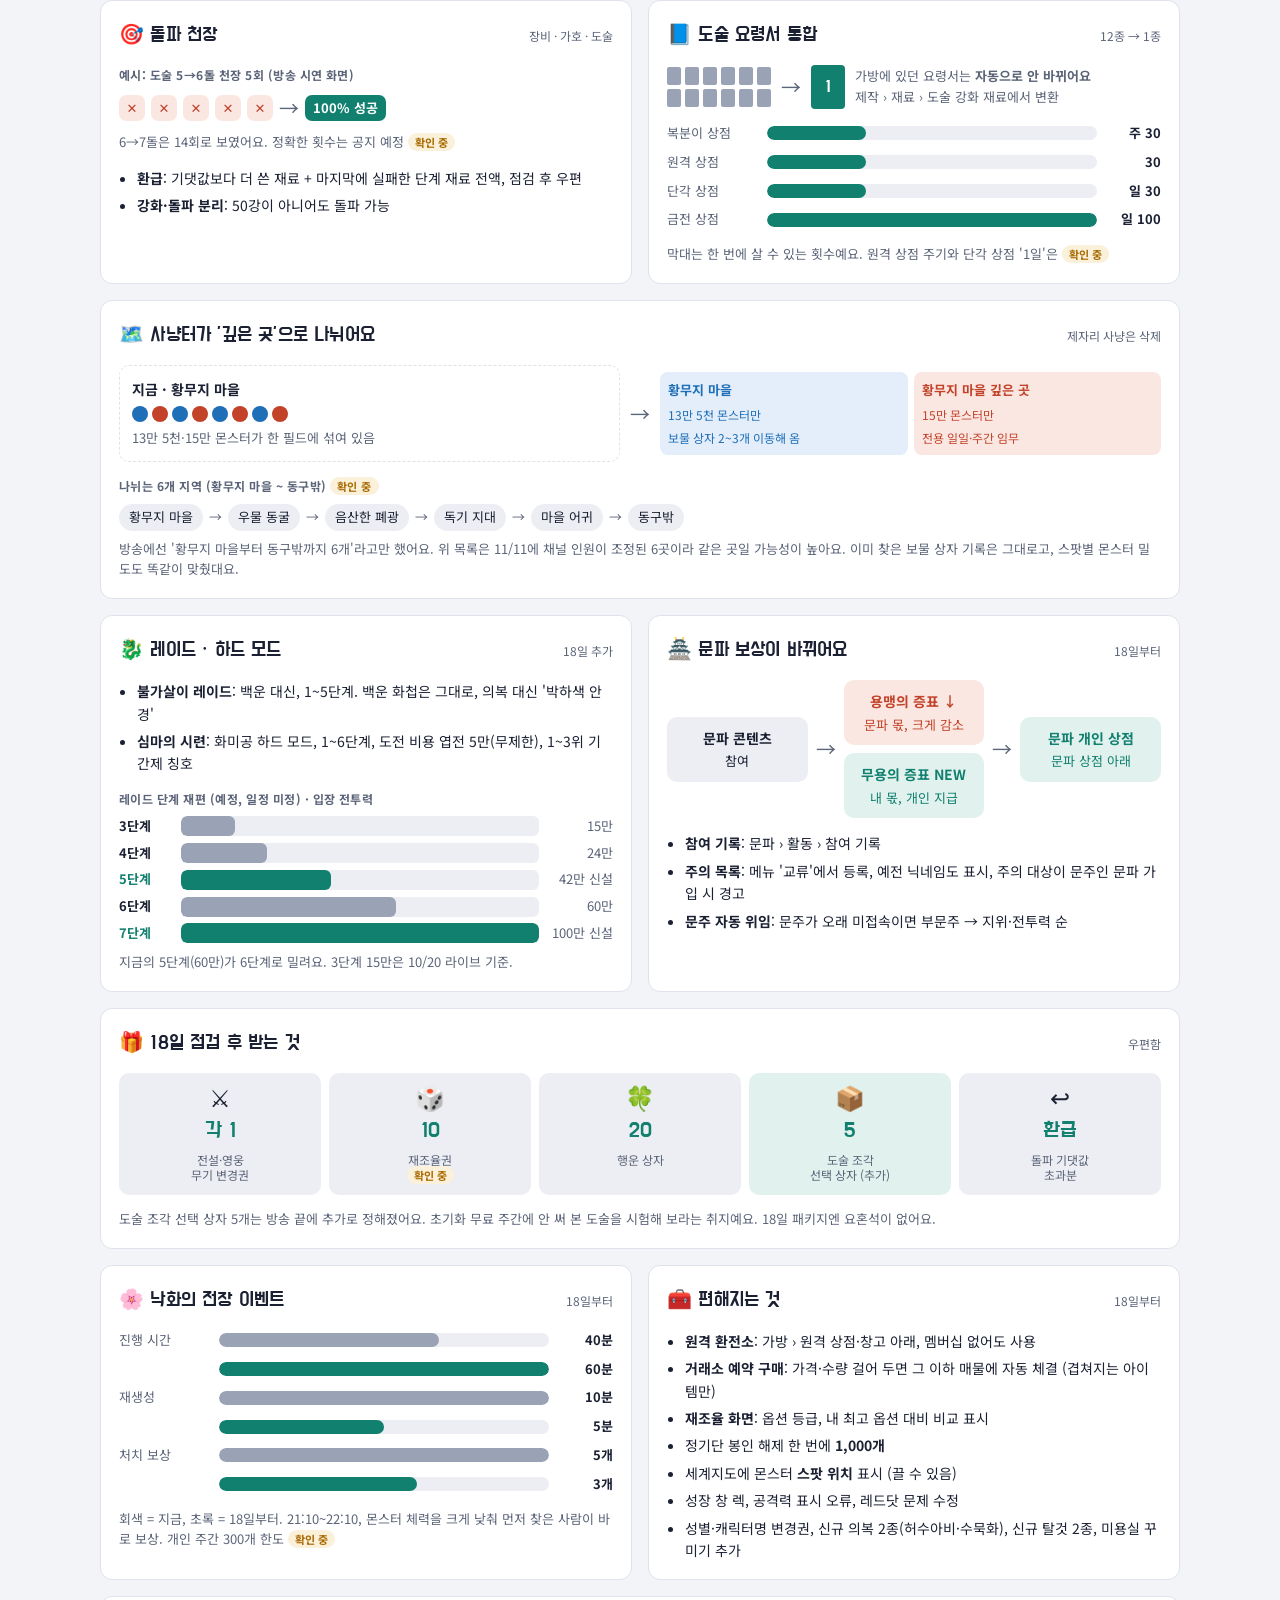
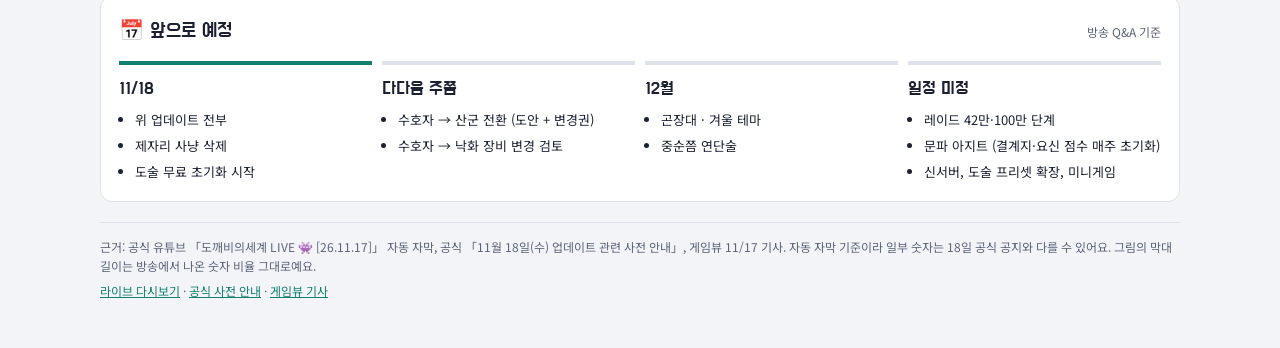
<file: update-1117-live.html>
<!doctype html>
<html lang="ko">
<head>
<meta charset="utf-8">
<meta name="viewport" content="width=device-width,initial-scale=1,viewport-fit=cover">
<title>짐승특공대 11/18 업데이트 브리핑</title>
<meta name="claude:viewport-fit-sides" content="cover">
<link rel="preconnect" href="https://fonts.googleapis.com">
<link rel="preconnect" href="https://fonts.gstatic.com" crossorigin>
<link rel="stylesheet" href="https://fonts.googleapis.com/css2?family=Do+Hyeon&family=Noto+Sans+KR:wght@400;500;700&display=swap">
<link rel="stylesheet" href="site.css">
<style>
/* 쪽빛 바탕에 단청 초록·주홍 포인트. 요약 타일 → 할 일 → 그림으로 보는 분야별 카드 */
:root{
  --bg:#f3f4f7; --panel:#ffffff; --ink:#1b2133; --muted:#5b6478; --line:#dfe2ea; --track:#eceef3;
  --accent:#12806f; --accent-soft:#e1f2ee; --down:#c2432a; --down-soft:#fbe7e2;
  --up:#1f6fb8; --up-soft:#e3eefa; --warn:#a96a00; --warn-soft:#fbf0d9; --old:#9aa2b5;
  --display:"Do Hyeon","Noto Sans KR",system-ui,sans-serif;
  --body:"Noto Sans KR",system-ui,-apple-system,"Apple SD Gothic Neo",sans-serif;
}
@media (prefers-color-scheme: dark){:root:not([data-theme="light"]){
  --bg:#121625; --panel:#1b2033; --ink:#e7e9f2; --muted:#a2a9bd; --line:#2c3350; --track:#252b42;
  --accent:#4cc3ad; --accent-soft:#16352f; --down:#f08a72; --down-soft:#3a2018;
  --up:#79b3ec; --up-soft:#172b42; --warn:#e6b45a; --warn-soft:#382a10; --old:#5d6580; color-scheme:dark}}
:root[data-theme="dark"]{
  --bg:#121625; --panel:#1b2033; --ink:#e7e9f2; --muted:#a2a9bd; --line:#2c3350; --track:#252b42;
  --accent:#4cc3ad; --accent-soft:#16352f; --down:#f08a72; --down-soft:#3a2018;
  --up:#79b3ec; --up-soft:#172b42; --warn:#e6b45a; --warn-soft:#382a10; --old:#5d6580; color-scheme:dark}
*{box-sizing:border-box}
body{margin:0;background:var(--bg);color:var(--ink);font-family:var(--body);font-size:15px;line-height:1.6;
  padding-left:max(16px,env(safe-area-inset-left,0px));padding-right:max(16px,env(safe-area-inset-right,0px));padding-block:0 48px}
.gnb{margin:0 calc(-1 * max(16px,env(safe-area-inset-left,0px))) 20px}
.wrap{max-width:1080px;margin:0 auto;display:flex;flex-direction:column;gap:20px}
h1,h2,h3{font-family:var(--display);font-weight:400;margin:0;text-wrap:balance;letter-spacing:.01em}
h1{font-size:clamp(28px,5vw,40px);line-height:1.15}
h2{font-size:22px}
h3{font-size:20px}
p{margin:0}
.eyebrow{font-size:12px;letter-spacing:.08em;color:var(--accent);font-weight:700}
.sub{color:var(--muted);font-size:14px}
.wrap>header{display:flex;flex-direction:column;gap:8px}
.meta{display:flex;flex-wrap:wrap;gap:8px}
.chip{display:inline-flex;align-items:center;gap:4px;font-size:12px;font-weight:500;padding:3px 9px;border-radius:999px;background:var(--panel);border:1px solid var(--line);color:var(--muted);white-space:nowrap}
.tbc{font-size:11px;font-weight:700;color:var(--warn);background:var(--warn-soft);padding:1px 7px;border-radius:999px;white-space:nowrap}
.tiles{display:grid;grid-template-columns:repeat(4,minmax(0,1fr));gap:12px}
.tile{background:var(--panel);border:1px solid var(--line);border-radius:12px;padding:14px 16px;display:flex;flex-direction:column;gap:6px;min-width:0}
.tile .ic{font-size:26px;line-height:1}
.tile .k{font-size:12px;color:var(--muted);font-weight:500}
.tile .v{font-family:var(--display);font-size:24px;line-height:1.2}
.tile .d{font-size:13px;color:var(--muted)}
.tile.hl{background:var(--accent-soft);border-color:transparent}
.tile.hl .v{color:var(--accent)}
.todo{background:var(--panel);border:1px solid var(--line);border-radius:12px;padding:16px 18px;display:flex;flex-direction:column;gap:10px}
.todo-top{display:flex;justify-content:space-between;align-items:center;gap:12px;flex-wrap:wrap}
.prog{display:flex;align-items:center;gap:8px;font-size:13px;color:var(--muted);font-variant-numeric:tabular-nums}
.prog .bar{width:120px;height:8px;border-radius:99px;background:var(--track);overflow:hidden}
.prog .bar i{display:block;height:100%;width:0;background:var(--accent);transition:width .3s}
.todo ul{list-style:none;margin:0;padding:0;display:grid;grid-template-columns:repeat(2,minmax(0,1fr));gap:8px 20px}
.todo label{display:flex;gap:10px;align-items:flex-start;cursor:pointer;font-size:14px}
.todo input{margin-top:4px;accent-color:var(--accent);width:16px;height:16px;flex:none}
.todo input:checked+span{color:var(--muted);text-decoration:line-through}
.todo .when{font-size:11px;font-weight:700;color:var(--accent);background:var(--accent-soft);padding:1px 7px;border-radius:999px;margin-right:4px;white-space:nowrap}
.grid{display:grid;grid-template-columns:repeat(2,minmax(0,1fr));gap:16px}
.card{background:var(--panel);border:1px solid var(--line);border-radius:12px;padding:18px;display:flex;flex-direction:column;gap:14px;min-width:0}
.card.wide{grid-column:1/-1}
.card-h{display:flex;align-items:baseline;justify-content:space-between;gap:8px;flex-wrap:wrap}
.card-h .tag{font-size:12px;color:var(--muted)}
.card ul{margin:0;padding-left:18px;display:flex;flex-direction:column;gap:5px}
.card li{font-size:14px}
.note{font-size:13px;color:var(--muted)}
.sublbl{font-size:12px;font-weight:700;color:var(--muted);letter-spacing:.04em}
.tw{overflow-x:auto}

/* 시간 축 비교 */
.axis{position:relative;min-width:520px}
.lane{display:grid;grid-template-columns:72px 1fr;align-items:center;gap:8px;margin-bottom:8px}
.lane .nm{font-size:13px;font-weight:700}
.lane .nm small{display:block;font-weight:400;color:var(--muted);font-size:11px}
.trk{position:relative;height:30px;background:var(--track);border-radius:6px}
.seg{position:absolute;top:0;bottom:0;border-radius:4px;display:flex;align-items:center;justify-content:center;font-size:11px;font-weight:700;overflow:hidden;white-space:nowrap}
.seg.old{background:var(--old);color:var(--panel)}
.seg.prep{background:var(--line);color:var(--muted)}
.seg.cap{background:var(--accent);color:var(--panel)}
.ticks{display:grid;grid-template-columns:72px 1fr;gap:8px}
.ticks .t{position:relative;height:16px;font-size:11px;color:var(--muted);font-variant-numeric:tabular-nums}
.ticks .t span{position:absolute;transform:translateX(-50%)}
.ticks .t span:first-child{transform:none}
.ticks .t span:last-child{transform:translateX(-100%)}

/* 막대 비교 */
.bars{display:flex;flex-direction:column;gap:8px}
.br{display:grid;grid-template-columns:90px 1fr 54px;align-items:center;gap:10px;font-size:13px}
.br .lb{color:var(--muted)}
.br .tr{height:14px;background:var(--track);border-radius:99px;overflow:hidden}
.br .tr i{display:block;height:100%;border-radius:99px;background:var(--accent)}
.br .tr i.o{background:var(--old)}
.br .vl{font-weight:700;font-variant-numeric:tabular-nums;text-align:right}
.twocol{display:grid;grid-template-columns:repeat(2,minmax(0,1fr));gap:18px}
.vs{display:flex;align-items:center;gap:10px;flex-wrap:wrap}
.big{font-family:var(--display);font-size:30px;line-height:1}
.big.o{color:var(--old);text-decoration:line-through;text-decoration-thickness:2px}
.big.n{color:var(--accent)}
.arrow{color:var(--muted);font-size:20px}

/* 도술 보드 */
.board{display:grid;grid-template-columns:repeat(4,minmax(0,1fr));gap:8px}
.st{border-radius:10px;padding:10px 8px;text-align:center;display:flex;flex-direction:column;gap:2px;align-items:center;border:1px solid transparent}
.st .ar{font-size:18px;line-height:1;font-weight:700}
.st .n{font-family:var(--display);font-size:19px}
.st .x{font-size:11px}
.st.down{background:var(--down-soft);color:var(--down)}
.st.up{background:var(--up-soft);color:var(--up)}
.st.chg{background:var(--warn-soft);color:var(--warn)}
.legend{display:flex;gap:14px;flex-wrap:wrap;font-size:12px;color:var(--muted)}
.legend span::before{content:"";display:inline-block;width:10px;height:10px;border-radius:3px;margin-right:5px;vertical-align:-1px}
.legend .ld::before{background:var(--down)}
.legend .lu::before{background:var(--up)}
.legend .lc::before{background:var(--warn)}
.cal{display:grid;grid-template-columns:repeat(4,minmax(0,1fr));gap:6px}
.wk{border-radius:8px;padding:8px 6px;text-align:center;font-size:12px;background:var(--track);color:var(--muted)}
.wk b{display:block;font-size:14px;color:var(--ink)}
.wk.on{background:var(--accent-soft);color:var(--accent)}
.wk.on b{color:var(--accent)}

/* 돌파 천장 */
.pips{display:flex;gap:6px;flex-wrap:wrap;align-items:center}
.pip{width:26px;height:26px;border-radius:7px;display:flex;align-items:center;justify-content:center;font-size:13px;font-weight:700}
.pip.f{background:var(--down-soft);color:var(--down)}
.pip.s{background:var(--accent);color:var(--panel);width:auto;padding:0 8px}
.flow{display:flex;align-items:center;gap:10px;flex-wrap:wrap}
.books{display:grid;grid-template-columns:repeat(6,14px);gap:4px}
.books i{width:14px;height:18px;border-radius:2px;background:var(--old);display:block}
.book1{width:34px;height:44px;border-radius:4px;background:var(--accent);display:flex;align-items:center;justify-content:center;color:var(--panel);font-family:var(--display);font-size:18px}

/* 사냥터 분할 */
.split{display:grid;grid-template-columns:1fr auto 1fr;gap:10px;align-items:center}
.fld{border-radius:10px;padding:12px;border:1px dashed var(--line);display:flex;flex-direction:column;gap:6px;min-width:0}
.fld .tt{font-weight:700;font-size:14px}
.mon{display:flex;gap:4px;flex-wrap:wrap}
.mon i{width:16px;height:16px;border-radius:50%;display:block}
.mon .a{background:var(--up)}
.mon .b{background:var(--down)}
.zone{display:grid;grid-template-columns:1fr 1fr;gap:6px}
.zone div{border-radius:8px;padding:8px;font-size:12px;display:flex;flex-direction:column;gap:4px}
.zone .za{background:var(--up-soft);color:var(--up)}
.zone .zb{background:var(--down-soft);color:var(--down)}
.zone b{font-size:13px}
.chain{display:flex;flex-wrap:wrap;gap:6px;align-items:center;font-size:13px}
.chain span{background:var(--track);padding:3px 10px;border-radius:999px}
.chain em{font-style:normal;color:var(--muted)}

/* 레이드 계단 */
.stairs{display:flex;flex-direction:column;gap:6px}
.sr{display:grid;grid-template-columns:52px 1fr 64px;gap:10px;align-items:center;font-size:13px}
.sr .lv{font-weight:700}
.sr .tr{height:20px;background:var(--track);border-radius:6px;overflow:hidden}
.sr .tr i{display:block;height:100%;border-radius:6px;background:var(--old)}
.sr.new .tr i{background:var(--accent)}
.sr.new .lv{color:var(--accent)}
.sr .vl{font-variant-numeric:tabular-nums;text-align:right;color:var(--muted)}

/* 문파 흐름 */
.gflow{display:grid;grid-template-columns:1fr auto 1fr auto 1fr;gap:8px;align-items:center}
.node{border-radius:10px;padding:10px;text-align:center;font-size:13px;background:var(--track);display:flex;flex-direction:column;gap:2px}
.node b{font-size:14px}
.node.n{background:var(--accent-soft);color:var(--accent)}
.node.d{background:var(--down-soft);color:var(--down)}
.stack{display:flex;flex-direction:column;gap:8px}

/* 보상 */
.rew{display:grid;grid-template-columns:repeat(5,minmax(0,1fr));gap:8px}
.rw{background:var(--track);border-radius:10px;padding:12px 8px;text-align:center;display:flex;flex-direction:column;gap:4px;align-items:center}
.rw .ic{font-size:24px;line-height:1}
.rw .q{font-family:var(--display);font-size:22px;color:var(--accent)}
.rw .nm{font-size:12px;color:var(--muted);line-height:1.3}
.rw.hot{background:var(--accent-soft)}

/* 로드맵 */
.road{display:grid;grid-template-columns:repeat(4,minmax(0,1fr));gap:10px;position:relative}
.rd{border-top:4px solid var(--line);padding-top:10px;display:flex;flex-direction:column;gap:6px;min-width:0}
.rd.now{border-color:var(--accent)}
.rd .when{font-family:var(--display);font-size:18px}
.rd ul{padding-left:16px;margin:0}
.rd li{font-size:13px}

footer{display:flex;flex-direction:column;gap:6px;font-size:12px;color:var(--muted);border-top:1px solid var(--line);padding-top:14px}
footer a{color:var(--accent)}
@media (max-width:860px){.tiles{grid-template-columns:repeat(2,minmax(0,1fr))}.road{grid-template-columns:repeat(2,minmax(0,1fr))}.rew{grid-template-columns:repeat(3,minmax(0,1fr))}}
@media (max-width:640px){.grid,.todo ul,.twocol{grid-template-columns:minmax(0,1fr)}.board{grid-template-columns:repeat(3,minmax(0,1fr))}
  .gflow{grid-template-columns:minmax(0,1fr)}.gflow .arrow{transform:rotate(90deg);justify-self:center}
  .split{grid-template-columns:minmax(0,1fr)}.split .arrow{transform:rotate(90deg);justify-self:center}}
@media (max-width:400px){.tiles,.road{grid-template-columns:minmax(0,1fr)}.rew{grid-template-columns:repeat(2,minmax(0,1fr))}}
@media (prefers-reduced-motion:reduce){.prog .bar i{transition:none}}
</style>
</head>
<body>
<header class="gnb">
  <a class="logo" href="index.html">짐승특공대<small>공월아1</small></a>
  <nav>
    <a href="index.html">홈</a>
    <a href="notice.html">문파 공지</a>
    <a href="members.html">문파원</a>
    <a href="battle.html">문파 전투</a>
    <a href="guide.html">공략</a>
    <a href="updates.html" class="on">업데이트</a>
    <a href="https://forum.kakaogames.com/dokkaebi" target="_blank" rel="noopener"><span class="pc">공식 </span>커뮤니티 ↗</a>
  </nav>
</header>
<div class="wrap">
  <header>
    <span class="eyebrow">짐승특공대 문파 공지</span>
    <h1>11/18(수) 업데이트 브리핑</h1>
    <p class="sub">11/17(화) 정기 라이브 내용을 그림으로 정리했어요. 수치는 18일 점검 후 공식 공지가 나오면 다시 맞춰 볼게요.</p>
    <div class="meta">
      <span class="chip">방송 11/17 19:00~20:35</span>
      <span class="chip">기준: 방송 자막 · 공식 사전 안내</span>
      <span class="chip"><span class="tbc">확인 중</span> 18일 공지로 다시 확인할 항목</span>
    </div>
  </header>

  <section class="tiles" aria-label="핵심 요약">
    <div class="tile hl"><span class="ic" aria-hidden="true">🔄</span><span class="k">도술</span><span class="v">초기화 1주일 무료</span><span class="d">18일부터 초기화·돌파 교체 무제한 무료</span></div>
    <div class="tile"><span class="ic" aria-hidden="true">⚔️</span><span class="k">차원 점령전</span><span class="v">화요일 21:10</span><span class="d">일요일 1시간 → 화요일 30분</span></div>
    <div class="tile"><span class="ic" aria-hidden="true">🗺️</span><span class="k">사냥</span><span class="v">제자리 사냥 삭제</span><span class="d">사냥터 6곳은 '깊은 곳'으로 나뉨</span></div>
    <div class="tile"><span class="ic" aria-hidden="true">🎯</span><span class="k">돌파</span><span class="v">실패하면 천장</span><span class="d">실패가 쌓이면 다음은 100% 성공</span></div>
  </section>

  <section class="todo" aria-labelledby="todo-h">
    <div class="todo-top">
      <h2 id="todo-h">이번 주 할 일</h2>
      <div class="prog"><span id="pcount">0 / 6</span><span class="bar"><i id="pbar"></i></span></div>
    </div>
    <ul>
      <li><label><input type="checkbox" id="t1"><span><span class="when">18일</span>점검 후 <b>우편함 보상</b> 받기 (돌파 환급 포함)</span></label></li>
      <li><label><input type="checkbox" id="t2"><span><span class="when">18일</span>가방의 옛날 <b>도술 요령서</b>를 제작 메뉴에서 통합 요령서로 바꾸기</span></label></li>
      <li><label><input type="checkbox" id="t3"><span><span class="when">~1주일</span>무료 기간 안에 <b>도술 초기화·돌파 교체</b>로 덱 다시 짜 보기</span></label></li>
      <li><label><input type="checkbox" id="t4"><span><span class="when">매주 화</span><b>21:10</b> 차원 점령전 입장 (화요일 낙화 보스전 없음)</span></label></li>
      <li><label><input type="checkbox" id="t5"><span><span class="when">18일~</span>사냥 전 세계지도에서 <b>깊은 곳·스팟 위치</b> 확인</span></label></li>
      <li><label><input type="checkbox" id="t6"><span><span class="when">매주</span>문파 콘텐츠 참여 → <b>무용의 증표</b>로 문파 개인 상점</span></label></li>
    </ul>
    <p class="note">체크 표시는 이 기기에만 저장돼요.</p>
  </section>

  <div class="grid">

    <!-- 차원 점령전 -->
    <section class="card wide" aria-labelledby="cw-h">
      <div class="card-h"><h3 id="cw-h">⚔️ 차원 점령전, 이렇게 바뀌어요</h3><span class="tag">18일부터 매주 화요일</span></div>
      <div class="tw">
        <div class="axis" role="img" aria-label="예전에는 일요일 22시부터 23시 30분, 바뀐 뒤에는 화요일 21시 10분부터 약 22시 4분">
          <div class="lane"><div class="nm">예전<small>일요일</small></div>
            <div class="trk">
              <div class="seg old" style="left:37.5%;width:18.75%">예열</div>
              <div class="seg old" style="left:56.25%;width:9.375%">1차</div>
              <div class="seg old" style="left:68.75%;width:9.375%">2차</div>
              <div class="seg old" style="left:81.25%;width:12.5%">3차</div>
            </div></div>
          <div class="lane"><div class="nm">이제<small>화요일</small></div>
            <div class="trk">
              <div class="seg prep" style="left:6.25%;width:12.5%">준비</div>
              <div class="seg cap" style="left:18.75%;width:6.25%">1차</div>
              <div class="seg cap" style="left:26.25%;width:6.25%">2차</div>
              <div class="seg cap" style="left:33.75%;width:6.25%">3차</div>
            </div></div>
          <div class="ticks"><div></div><div class="t"><span style="left:0">21:00</span><span style="left:6.25%">21:10</span><span style="left:18.75%">21:30</span><span style="left:40%">22:04</span><span style="left:56.25%">22:30</span><span style="left:75%">23:00</span><span style="left:100%">23:40</span></div></div>
        </div>
      </div>
      <div class="twocol">
        <div class="stack">
          <span class="sublbl">점령 점수 배율</span>
          <div class="bars" role="img" aria-label="1차 100%, 2차 120%, 3차 150%">
            <div class="br"><span class="lb">1차 점령</span><span class="tr"><i style="width:66.7%"></i></span><span class="vl">100%</span></div>
            <div class="br"><span class="lb">2차 점령</span><span class="tr"><i style="width:80%"></i></span><span class="vl">120%</span></div>
            <div class="br"><span class="lb">3차 점령</span><span class="tr"><i style="width:100%"></i></span><span class="vl">150%</span></div>
          </div>
          <p class="note">뒤로 갈수록 점수가 커서 막판 역전이 쉬워져요.</p>
        </div>
        <div class="stack">
          <span class="sublbl">부활 대기</span>
          <div class="vs"><span class="big o">20초</span><span class="arrow">→</span><span class="big n">10초</span></div>
          <ul>
            <li>점령 10분 사이 쉬는 시간 2분은 PvP·사냥 불가</li>
            <li>점령 시간이 끝날 때마다 모든 타일 초기화</li>
            <li>보스 체력 조정 (기사에선 '상향')</li>
            <li><b>화요일엔 낙화의 전장 보스전·보스 타임 이벤트 없음</b></li>
          </ul>
        </div>
      </div>
    </section>

    <!-- 도술 -->
    <section class="card wide" aria-labelledby="bal-h">
      <div class="card-h"><h3 id="bal-h">🔄 도술 밸런스 한눈에</h3><span class="tag">세부 수치는 18일 공지</span></div>
      <div class="legend"><span class="ld">하향</span><span class="lu">상향</span><span class="lc">방식 변경</span></div>
      <div class="board">
        <div class="st down"><span class="ar">▼</span><span class="n">강타</span><span class="x">초당 피해 하향</span></div>
        <div class="st down"><span class="ar">▼</span><span class="n">척살</span><span class="x">PvE만 하향</span></div>
        <div class="st chg"><span class="ar">↺</span><span class="n">천벌</span><span class="x">위치 지정 · 피해 하향</span></div>
        <div class="st up"><span class="ar">▲</span><span class="n">파멸</span><span class="x">상향</span></div>
        <div class="st up"><span class="ar">▲</span><span class="n">기동</span><span class="x">상향</span></div>
        <div class="st up"><span class="ar">▲</span><span class="n">주술</span><span class="x">상향 · 신규 도술</span></div>
        <div class="st up"><span class="ar">▲</span><span class="n">기만</span><span class="x">상향</span></div>
        <div class="st up"><span class="ar">▲</span><span class="n">연타</span><span class="x">보스 피해 효과</span></div>
        <div class="st up"><span class="ar">▲</span><span class="n">절명</span><span class="x">암습 상향</span></div>
      </div>
      <div class="twocol">
        <ul>
          <li><b>천벌</b>: 차지 없이 항상 풀차지, 원하는 위치에 사용(자동 사냥 땐 타겟 위치). 대신 피해량은 낮아짐</li>
          <li><b>연타</b>: 신식 개방 시 때릴수록 보스 피해 증가 <span class="tbc">확인 중</span></li>
          <li>일섬·암습 빼고 공격 대상 수 상향</li>
          <li><b>황천의 부름</b>(주술 신규): 주술 신식 개방 시 적을 끌어오고 바닥 지속 피해, 미개방이면 바닥 피해만</li>
        </ul>
        <div class="stack">
          <span class="sublbl">앞으로의 조정 주기 (매월)</span>
          <div class="cal">
            <div class="wk"><b>1주</b>유지</div>
            <div class="wk"><b>2주</b>유지</div>
            <div class="wk on"><b>3주</b>정기 조정</div>
            <div class="wk on"><b>4주</b>정기 조정</div>
          </div>
          <p class="note">조정하는 주엔 초기화·돌파 교체가 무료예요. 강타처럼 문제가 큰 도술은 임시 점검으로 바로 고친대요.</p>
        </div>
      </div>
    </section>

    <!-- 돌파 천장 -->
    <section class="card" aria-labelledby="gr-h">
      <div class="card-h"><h3 id="gr-h">🎯 돌파 천장</h3><span class="tag">장비 · 가호 · 도술</span></div>
      <div class="stack">
        <span class="sublbl">예시: 도술 5→6돌 천장 5회 (방송 시연 화면)</span>
        <div class="pips" role="img" aria-label="실패 5번이 쌓이면 다음 시도는 100% 성공">
          <span class="pip f">✕</span><span class="pip f">✕</span><span class="pip f">✕</span><span class="pip f">✕</span><span class="pip f">✕</span><span class="arrow">→</span><span class="pip s">100% 성공</span>
        </div>
        <p class="note">6→7돌은 14회로 보였어요. 정확한 횟수는 공지 예정 <span class="tbc">확인 중</span></p>
      </div>
      <ul>
        <li><b>환급</b>: 기댓값보다 더 쓴 재료 + 마지막에 실패한 단계 재료 전액, 점검 후 우편</li>
        <li><b>강화·돌파 분리</b>: 50강이 아니어도 돌파 가능</li>
      </ul>
    </section>

    <!-- 요령서 -->
    <section class="card" aria-labelledby="bk-h">
      <div class="card-h"><h3 id="bk-h">📘 도술 요령서 통합</h3><span class="tag">12종 → 1종</span></div>
      <div class="flow" role="img" aria-label="요령서 12종이 통합 요령서 1종으로">
        <div class="books"><i></i><i></i><i></i><i></i><i></i><i></i><i></i><i></i><i></i><i></i><i></i><i></i></div>
        <span class="arrow">→</span>
        <div class="book1">1</div>
        <span class="note">가방에 있던 요령서는 <b>자동으로 안 바뀌어요</b><br>제작 › 재료 › 도술 강화 재료에서 변환</span>
      </div>
      <div class="bars" role="img" aria-label="통합 요령서 구매 횟수">
        <div class="br"><span class="lb">복분이 상점</span><span class="tr"><i style="width:30%"></i></span><span class="vl">주 30</span></div>
        <div class="br"><span class="lb">원격 상점</span><span class="tr"><i style="width:30%"></i></span><span class="vl">30</span></div>
        <div class="br"><span class="lb">단각 상점</span><span class="tr"><i style="width:30%"></i></span><span class="vl">일 30</span></div>
        <div class="br"><span class="lb">금전 상점</span><span class="tr"><i style="width:100%"></i></span><span class="vl">일 100</span></div>
      </div>
      <p class="note">막대는 한 번에 살 수 있는 횟수예요. 원격 상점 주기와 단각 상점 '1일'은 <span class="tbc">확인 중</span></p>
    </section>

    <!-- 사냥터 -->
    <section class="card wide" aria-labelledby="hunt-h">
      <div class="card-h"><h3 id="hunt-h">🗺️ 사냥터가 '깊은 곳'으로 나뉘어요</h3><span class="tag">제자리 사냥은 삭제</span></div>
      <div class="split" role="img" aria-label="황무지 마을 한 곳에 섞여 있던 13만 5천, 15만 몬스터가 두 필드로 나뉨">
        <div class="fld"><span class="tt">지금 · 황무지 마을</span>
          <div class="mon"><i class="a"></i><i class="b"></i><i class="a"></i><i class="b"></i><i class="a"></i><i class="b"></i><i class="a"></i><i class="b"></i></div>
          <span class="note">13만 5천·15만 몬스터가 한 필드에 섞여 있음</span></div>
        <span class="arrow">→</span>
        <div class="zone">
          <div class="za"><b>황무지 마을</b><span>13만 5천 몬스터만</span><span>보물 상자 2~3개 이동해 옴</span></div>
          <div class="zb"><b>황무지 마을 깊은 곳</b><span>15만 몬스터만</span><span>전용 일일·주간 임무</span></div>
        </div>
      </div>
      <div class="stack">
        <span class="sublbl">나뉘는 6개 지역 (황무지 마을 ~ 동구밖) <span class="tbc">확인 중</span></span>
        <div class="chain"><span>황무지 마을</span><em>→</em><span>우물 동굴</span><em>→</em><span>음산한 폐광</span><em>→</em><span>독기 지대</span><em>→</em><span>마을 어귀</span><em>→</em><span>동구밖</span></div>
        <p class="note">방송에선 '황무지 마을부터 동구밖까지 6개'라고만 했어요. 위 목록은 11/11에 채널 인원이 조정된 6곳이라 같은 곳일 가능성이 높아요. 이미 찾은 보물 상자 기록은 그대로고, 스팟별 몬스터 밀도도 똑같이 맞췄대요.</p>
      </div>
    </section>

    <!-- 레이드 -->
    <section class="card" aria-labelledby="raid-h">
      <div class="card-h"><h3 id="raid-h">🐉 레이드 · 하드 모드</h3><span class="tag">18일 추가</span></div>
      <ul>
        <li><b>불가살이 레이드</b>: 백운 대신, 1~5단계. 백운 화첩은 그대로, 의복 대신 '박하색 안경'</li>
        <li><b>심마의 시련</b>: 화미공 하드 모드, 1~6단계, 도전 비용 엽전 5만(무제한), 1~3위 기간제 칭호</li>
      </ul>
      <div class="stack">
        <span class="sublbl">레이드 단계 재편 (예정, 일정 미정) · 입장 전투력</span>
        <div class="stairs" role="img" aria-label="3단계 15만, 4단계 24만, 새 5단계 42만, 6단계 60만, 새 7단계 100만">
          <div class="sr"><span class="lv">3단계</span><span class="tr"><i style="width:15%"></i></span><span class="vl">15만</span></div>
          <div class="sr"><span class="lv">4단계</span><span class="tr"><i style="width:24%"></i></span><span class="vl">24만</span></div>
          <div class="sr new"><span class="lv">5단계</span><span class="tr"><i style="width:42%"></i></span><span class="vl">42만 신설</span></div>
          <div class="sr"><span class="lv">6단계</span><span class="tr"><i style="width:60%"></i></span><span class="vl">60만</span></div>
          <div class="sr new"><span class="lv">7단계</span><span class="tr"><i style="width:100%"></i></span><span class="vl">100만 신설</span></div>
        </div>
        <p class="note">지금의 5단계(60만)가 6단계로 밀려요. 3단계 15만은 10/20 라이브 기준.</p>
      </div>
    </section>

    <!-- 문파 -->
    <section class="card" aria-labelledby="guild-h">
      <div class="card-h"><h3 id="guild-h">🏯 문파 보상이 바뀌어요</h3><span class="tag">18일부터</span></div>
      <div class="gflow" role="img" aria-label="문파 콘텐츠 보상이 문파 몫 용맹의 증표는 줄고, 개인 몫 무용의 증표가 생겨 문파 개인 상점에서 사용">
        <div class="node"><b>문파 콘텐츠</b>참여</div>
        <span class="arrow">→</span>
        <div class="stack">
          <div class="node d"><b>용맹의 증표 ↓</b>문파 몫, 크게 감소</div>
          <div class="node n"><b>무용의 증표 NEW</b>내 몫, 개인 지급</div>
        </div>
        <span class="arrow">→</span>
        <div class="node n"><b>문파 개인 상점</b>문파 상점 아래</div>
      </div>
      <ul>
        <li><b>참여 기록</b>: 문파 › 활동 › 참여 기록</li>
        <li><b>주의 목록</b>: 메뉴 '교류'에서 등록, 예전 닉네임도 표시, 주의 대상이 문주인 문파 가입 시 경고</li>
        <li><b>문주 자동 위임</b>: 문주가 오래 미접속이면 부문주 → 지위·전투력 순</li>
      </ul>
    </section>

    <!-- 보상 -->
    <section class="card wide" aria-labelledby="rw-h">
      <div class="card-h"><h3 id="rw-h">🎁 18일 점검 후 받는 것</h3><span class="tag">우편함</span></div>
      <div class="rew">
        <div class="rw"><span class="ic" aria-hidden="true">⚔️</span><span class="q">각 1</span><span class="nm">전설·영웅<br>무기 변경권</span></div>
        <div class="rw"><span class="ic" aria-hidden="true">🎲</span><span class="q">10</span><span class="nm">재조율권<br><span class="tbc">확인 중</span></span></div>
        <div class="rw"><span class="ic" aria-hidden="true">🍀</span><span class="q">20</span><span class="nm">행운 상자</span></div>
        <div class="rw hot"><span class="ic" aria-hidden="true">📦</span><span class="q">5</span><span class="nm">도술 조각<br>선택 상자 (추가)</span></div>
        <div class="rw"><span class="ic" aria-hidden="true">↩️</span><span class="q">환급</span><span class="nm">돌파 기댓값<br>초과분</span></div>
      </div>
      <p class="note">도술 조각 선택 상자 5개는 방송 끝에 추가로 정해졌어요. 초기화 무료 주간에 안 써 본 도술을 시험해 보라는 취지예요. 18일 패키지엔 요혼석이 없어요.</p>
    </section>

    <!-- 낙화 이벤트 -->
    <section class="card" aria-labelledby="nak-h">
      <div class="card-h"><h3 id="nak-h">🌸 낙화의 전장 이벤트</h3><span class="tag">18일부터</span></div>
      <div class="bars" role="img" aria-label="진행 시간 40분에서 60분, 재생성 10분에서 5분, 처치 보상 5개에서 3개">
        <div class="br"><span class="lb">진행 시간</span><span class="tr"><i class="o" style="width:66.7%"></i></span><span class="vl">40분</span></div>
        <div class="br"><span class="lb"></span><span class="tr"><i style="width:100%"></i></span><span class="vl">60분</span></div>
        <div class="br"><span class="lb">재생성</span><span class="tr"><i class="o" style="width:100%"></i></span><span class="vl">10분</span></div>
        <div class="br"><span class="lb"></span><span class="tr"><i style="width:50%"></i></span><span class="vl">5분</span></div>
        <div class="br"><span class="lb">처치 보상</span><span class="tr"><i class="o" style="width:100%"></i></span><span class="vl">5개</span></div>
        <div class="br"><span class="lb"></span><span class="tr"><i style="width:60%"></i></span><span class="vl">3개</span></div>
      </div>
      <p class="note">회색 = 지금, 초록 = 18일부터. 21:10~22:10, 몬스터 체력을 크게 낮춰 먼저 찾은 사람이 바로 보상. 개인 주간 300개 한도 <span class="tbc">확인 중</span></p>
    </section>

    <!-- 편의 -->
    <section class="card" aria-labelledby="qol-h">
      <div class="card-h"><h3 id="qol-h">🧰 편해지는 것</h3><span class="tag">18일부터</span></div>
      <ul>
        <li><b>원격 환전소</b>: 가방 › 원격 상점·창고 아래, 멤버십 없어도 사용</li>
        <li><b>거래소 예약 구매</b>: 가격·수량 걸어 두면 그 이하 매물에 자동 체결 (겹쳐지는 아이템만)</li>
        <li><b>재조율 화면</b>: 옵션 등급, 내 최고 옵션 대비 비교 표시</li>
        <li>정기단 봉인 해제 한 번에 <b>1,000개</b></li>
        <li>세계지도에 몬스터 <b>스팟 위치</b> 표시 (끌 수 있음)</li>
        <li>성장 창 렉, 공격력 표시 오류, 레드닷 문제 수정</li>
        <li>성별·캐릭터명 변경권, 신규 의복 2종(허수아비·수묵화), 신규 탈것 2종, 미용실 꾸미기 추가</li>
      </ul>
    </section>

    <!-- 로드맵 -->
    <section class="card wide" aria-labelledby="road-h">
      <div class="card-h"><h3 id="road-h">📅 앞으로 예정</h3><span class="tag">방송 Q&A 기준</span></div>
      <div class="road">
        <div class="rd now"><span class="when">11/18</span><ul><li>위 업데이트 전부</li><li>제자리 사냥 삭제</li><li>도술 무료 초기화 시작</li></ul></div>
        <div class="rd"><span class="when">다다음 주쯤</span><ul><li>수호자 → 산군 전환 (도안 + 변경권)</li><li>수호자 → 낙화 장비 변경 검토</li></ul></div>
        <div class="rd"><span class="when">12월</span><ul><li>곤장대 · 겨울 테마</li><li>중순쯤 연단술</li></ul></div>
        <div class="rd"><span class="when">일정 미정</span><ul><li>레이드 42만·100만 단계</li><li>문파 아지트 (결계지·요신 점수 매주 초기화)</li><li>신서버, 도술 프리셋 확장, 미니게임</li></ul></div>
      </div>
    </section>
  </div>

  <footer>
    <p>근거: 공식 유튜브 「도깨비의세계 LIVE 👾 [26.11.17]」 자동 자막, 공식 「11월 18일(수) 업데이트 관련 사전 안내」, 게임뷰 11/17 기사. 자동 자막 기준이라 일부 숫자는 18일 공식 공지와 다를 수 있어요. 그림의 막대 길이는 방송에서 나온 숫자 비율 그대로예요.</p>
    <p><a href="https://www.youtube.com/watch?v=xNZIc8Hr3TY">라이브 다시보기</a> · <a href="https://forum.kakaogames.com/dokkaebi/postView/?code=notice&id=1216066">공식 사전 안내</a> · <a href="https://www.gamevu.co.kr/news/articleView.html?idxno=62401">게임뷰 기사</a></p>
  </footer>
</div>

<script>
(function(){
  var boxes=[].slice.call(document.querySelectorAll('.todo input'));
  var cnt=document.getElementById('pcount'), bar=document.getElementById('pbar');
  function upd(){var n=boxes.filter(function(b){return b.checked}).length;cnt.textContent=n+' / '+boxes.length;bar.style.width=(n/boxes.length*100)+'%';}
  boxes.forEach(function(cb){
    var key='guild1117-'+cb.id;
    try{ if(localStorage.getItem(key)==='1') cb.checked=true; }catch(e){}
    cb.addEventListener('change',function(){ try{ localStorage.setItem(key, cb.checked?'1':'0'); }catch(e){} upd(); });
  });
  upd();
})();
</script>
</body>
</html>
</file>
<file: site.css>
/* 공통 상단 메뉴 (모든 페이지) */
.gnb{position:sticky;top:0;z-index:50;display:flex;align-items:center;gap:28px;
  height:60px;padding:0 max(20px,env(safe-area-inset-left,0px));
  background:rgba(22,24,58,.92);backdrop-filter:blur(8px);-webkit-backdrop-filter:blur(8px);
  border-bottom:1px solid rgba(255,255,255,.08);font-family:"Noto Sans KR",system-ui,sans-serif}
.gnb .logo{font-family:"Do Hyeon","Noto Sans KR",sans-serif;font-size:22px;color:#fff;text-decoration:none;letter-spacing:.02em;white-space:nowrap}
.gnb .logo small{font-size:13px;color:#c8b98a;margin-left:6px}
.gnb nav{display:flex;gap:24px;overflow-x:auto;scrollbar-width:none}
.gnb nav a{color:#e6e6f5;text-decoration:none;font-size:15px;font-weight:500;white-space:nowrap;padding:6px 0;border-bottom:2px solid transparent}
.gnb nav a:hover{color:#fff}
.gnb nav a.on{color:#ffd98a;border-bottom-color:#ffd98a}
@media (max-width:560px){.gnb{gap:16px}.gnb .logo small{display:none}.gnb nav{gap:16px}.gnb nav a{font-size:14px}}
@media (max-width:420px){.gnb .pc{display:none}.gnb{gap:12px}.gnb nav{gap:12px}}
@media (max-width:480px){.gnb .logo{display:none}.gnb nav{gap:14px}.gnb nav a{font-size:14px}}
@media (max-width:400px){.gnb nav{gap:11px}.gnb nav a{font-size:13px}}
</file>
